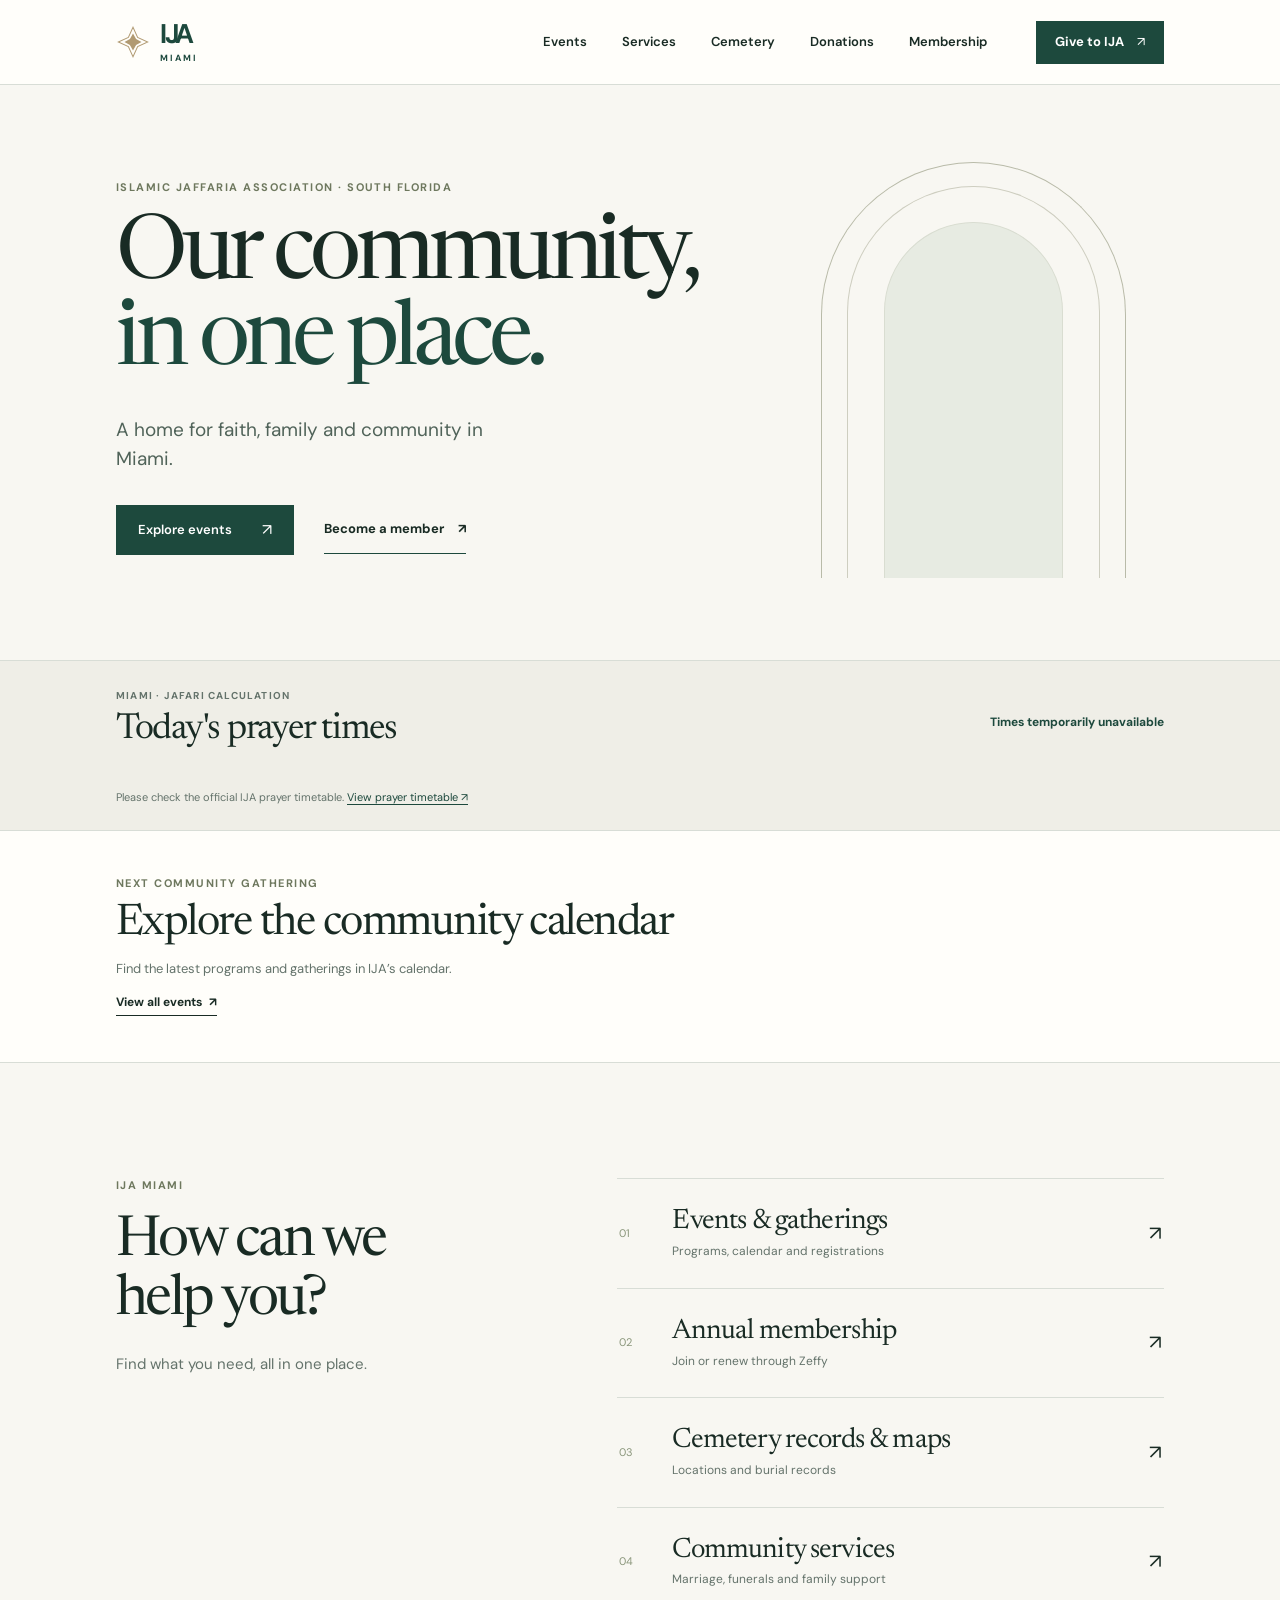
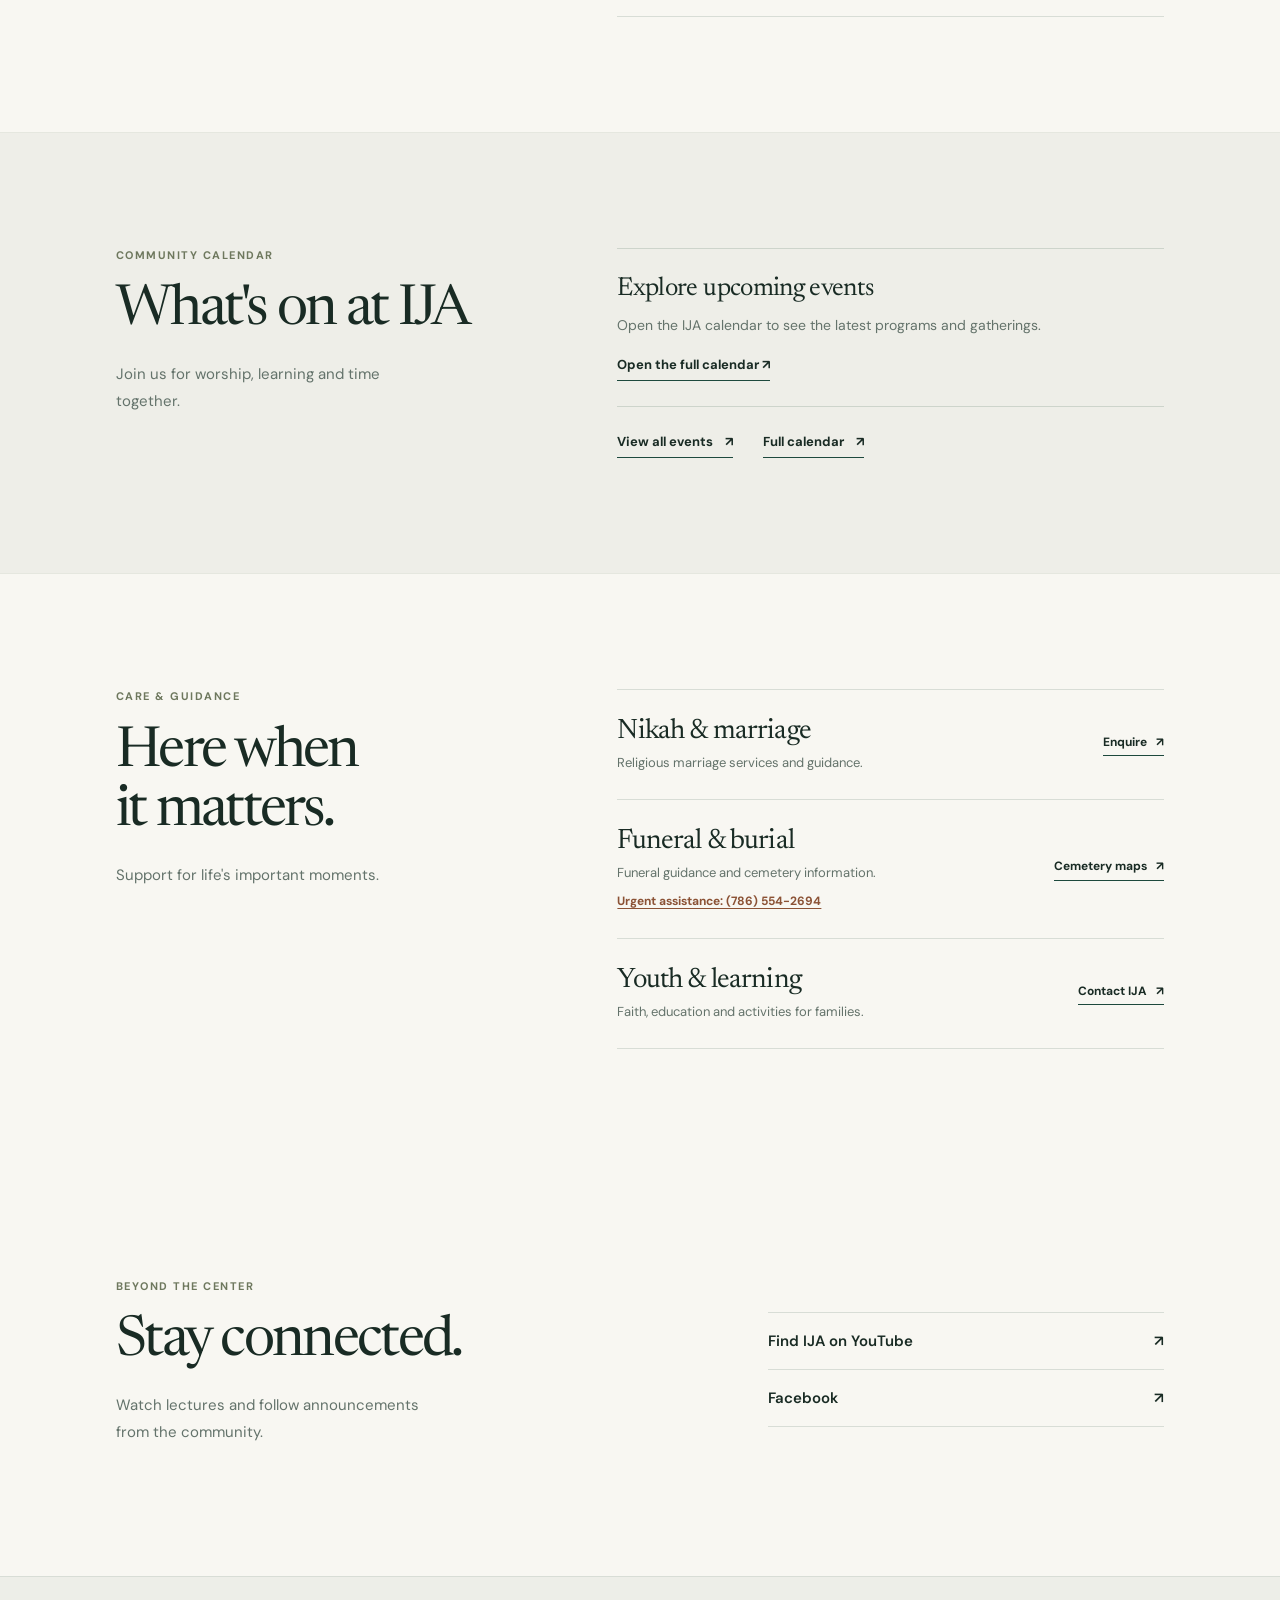
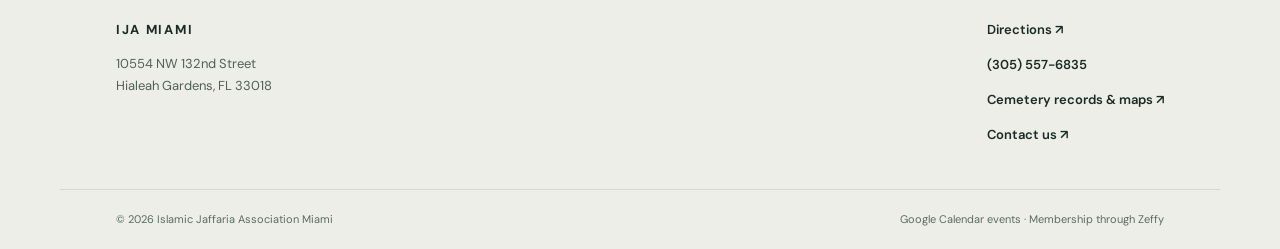
<file: index.html>
<!doctype html>
<html lang="en">
<head>
  <meta charset="utf-8">
  <meta name="viewport" content="width=device-width, initial-scale=1, viewport-fit=cover">
  <meta name="theme-color" content="#f8f7f2">
  <meta name="description" content="IJA Miami community hub. Today's Jafari prayer times in Miami, upcoming programs, membership, and community services.">
  <meta property="og:title" content="IJA Miami | Our community, in one place">
  <meta property="og:description" content="Prayer, programs and care for Miami's Shia Muslim community.">
  <title>IJA Miami | Our community, in one place</title>
  <link rel="icon" href="./assets/ija-symbol.svg" type="image/svg+xml">
  <link rel="preconnect" href="https://fonts.googleapis.com">
  <link rel="preconnect" href="https://fonts.gstatic.com" crossorigin>
  <link href="https://fonts.googleapis.com/css2?family=DM+Sans:wght@400;500;600;700&amp;family=Newsreader:opsz,wght@6..72,400;6..72,500;6..72,600&amp;display=swap" rel="stylesheet">
  <link rel="stylesheet" href="./styles.css">
  <link rel="stylesheet" href="./prayer-times.css">
  <script defer src="./config.js"></script>
  <script defer src="./app.js"></script>
  <script defer src="./calendar.js"></script>
  <script defer src="./prayer-times.js"></script>
</head>
<body>
  <a class="skip-link" href="#main">Skip to content</a>
  <div id="site-header"></div>
  <main id="main">
    <section class="hero" aria-labelledby="home-heading">
      <div class="shell hero-inner">
        <div class="hero-content">
          <p class="overline">Islamic Jaffaria Association · South Florida</p>
          <h1 id="home-heading">Our community,<br><span>in one place.</span></h1>
          <p class="hero-subtitle">A home for faith, family and community in Miami.</p>
          <div class="hero-links">
            <a class="solid-button" href="./events.html">Explore events <span aria-hidden="true">↗</span></a>
            <a class="quiet-link" href="./membership.html">Become a member <span aria-hidden="true">↗</span></a>
          </div>
        </div>
        <div class="hero-art" aria-hidden="true">
          <div class="arch arch-outer"><div class="arch arch-middle"><div class="arch arch-inner"></div></div></div>
        </div>
      </div>
    </section>

    <!-- prayer-times.js inserts today's prayer times immediately after the hero.
         The former redundant "Friday at IJA" strip is intentionally removed. -->

    <section class="next-feature" aria-labelledby="next-event-label">
      <div class="shell next-feature-inner" data-next-event>
        <div class="next-feature-copy">
          <p class="overline">Next community gathering</p>
          <h2 id="next-event-label" data-next-title>Explore the community calendar</h2>
          <p data-next-meta>Find upcoming programs and gatherings.</p>
          <div class="next-feature-links">
            <a href="./events.html">View all events <span aria-hidden="true">↗</span></a>
          </div>
        </div>
        <div class="countdown-wrap" data-countdown-wrap hidden>
          <span class="countdown-caption">Begins in</span>
          <div class="countdown-line" data-countdown role="timer" aria-live="off" aria-label="Time to next event">—</div>
        </div>
      </div>
    </section>

    <section class="pathways shell section-space" id="pathways" aria-labelledby="pathways-heading">
      <div class="section-aside">
        <p class="overline">IJA Miami</p>
        <h2 id="pathways-heading">How can we<br>help you?</h2>
        <p>Find what you need, all in one place.</p>
      </div>
      <div class="pathway-list">
        <a class="pathway" href="./events.html">
          <span class="pathway-number">01</span>
          <span class="pathway-copy"><strong>Events &amp; gatherings</strong><small>Programs, calendar and registrations</small></span>
          <span class="pathway-arrow" aria-hidden="true">↗</span>
        </a>
        <a class="pathway" href="./membership.html">
          <span class="pathway-number">02</span>
          <span class="pathway-copy"><strong>Annual membership</strong><small>Join or renew through Zeffy</small></span>
          <span class="pathway-arrow" aria-hidden="true">↗</span>
        </a>
        <a class="pathway" href="./cemetery.html">
          <span class="pathway-number">03</span>
          <span class="pathway-copy"><strong>Cemetery records &amp; maps</strong><small>Locations and burial records</small></span>
          <span class="pathway-arrow" aria-hidden="true">↗</span>
        </a>
        <a class="pathway" href="#services">
          <span class="pathway-number">04</span>
          <span class="pathway-copy"><strong>Community services</strong><small>Marriage, funerals and family support</small></span>
          <span class="pathway-arrow" aria-hidden="true">↗</span>
        </a>
      </div>
    </section>

    <section class="section-alt" id="events" aria-labelledby="events-heading">
      <div class="shell events-layout section-space">
        <div class="section-aside">
          <p class="overline">Community calendar</p>
          <h2 id="events-heading">What's on at IJA</h2>
          <p>Join us for worship, learning and time together.</p>
        </div>
        <div class="events-content">
          <div class="event-feed" data-calendar-feed data-limit="3" aria-live="polite">
            <div class="event-placeholder"><strong>Explore upcoming events</strong><p>See the latest programs in our community calendar.</p></div>
          </div>
          <div class="event-footer">
            <a class="text-arrow" href="./events.html">View all events <span aria-hidden="true">↗</span></a>
            <a class="text-arrow" data-calendar-public-link href="https://www.ijamiami.org/new-events-1" target="_blank" rel="noopener noreferrer">Full calendar <span aria-hidden="true">↗</span></a>
          </div>
        </div>
      </div>
    </section>

    <section class="services shell section-space" id="services" aria-labelledby="services-heading">
      <div class="section-aside">
        <p class="overline">Care &amp; guidance</p>
        <h2 id="services-heading">Here when<br>it matters.</h2>
        <p>Support for life's important moments.</p>
      </div>
      <div class="service-list">
        <article class="service">
          <div><h3>Nikah &amp; marriage</h3><p>Religious marriage services and guidance.</p></div>
          <a class="service-link" href="https://www.ijamiami.org/contact-us" target="_blank" rel="noopener noreferrer">Enquire <span aria-hidden="true">↗</span></a>
        </article>
        <article class="service">
          <div><h3>Funeral &amp; burial</h3><p>Funeral guidance and cemetery information.</p>
            <a class="urgent-link" href="tel:+17865542694">Urgent assistance: (786) 554-2694</a>
          </div>
          <a class="service-link" href="./cemetery.html">Cemetery maps <span aria-hidden="true">↗</span></a>
        </article>
        <article class="service">
          <div><h3>Youth &amp; learning</h3><p>Faith, education and activities for families.</p></div>
          <a class="service-link" href="https://www.ijamiami.org/contact-us" target="_blank" rel="noopener noreferrer">Contact IJA <span aria-hidden="true">↗</span></a>
        </article>
      </div>
    </section>

    <section class="connect shell section-space" id="connect" aria-labelledby="connect-heading">
      <div>
        <p class="overline">Beyond the center</p>
        <h2 id="connect-heading">Stay connected.</h2>
        <p>Watch lectures and follow announcements from the community.</p>
      </div>
      <div class="connect-links">
        <a id="youtube-link" href="https://www.youtube.com/results?search_query=IJA+Miami+Islamic+Jaffaria+Association" target="_blank" rel="noopener noreferrer">Find IJA on YouTube <span aria-hidden="true">↗</span></a>
        <a id="facebook-link" href="https://www.facebook.com/p/Islamic-Jaffaria-Association-IJA-Miami-100064573394767/" target="_blank" rel="noopener noreferrer">Facebook <span aria-hidden="true">↗</span></a>
        <a id="instagram-link" href="#connect" hidden>Instagram <span aria-hidden="true">↗</span></a>
      </div>
    </section>
  </main>
  <div id="site-footer"></div>
  <script src="./site-shell.js"></script>
</body>
</html>
</file>
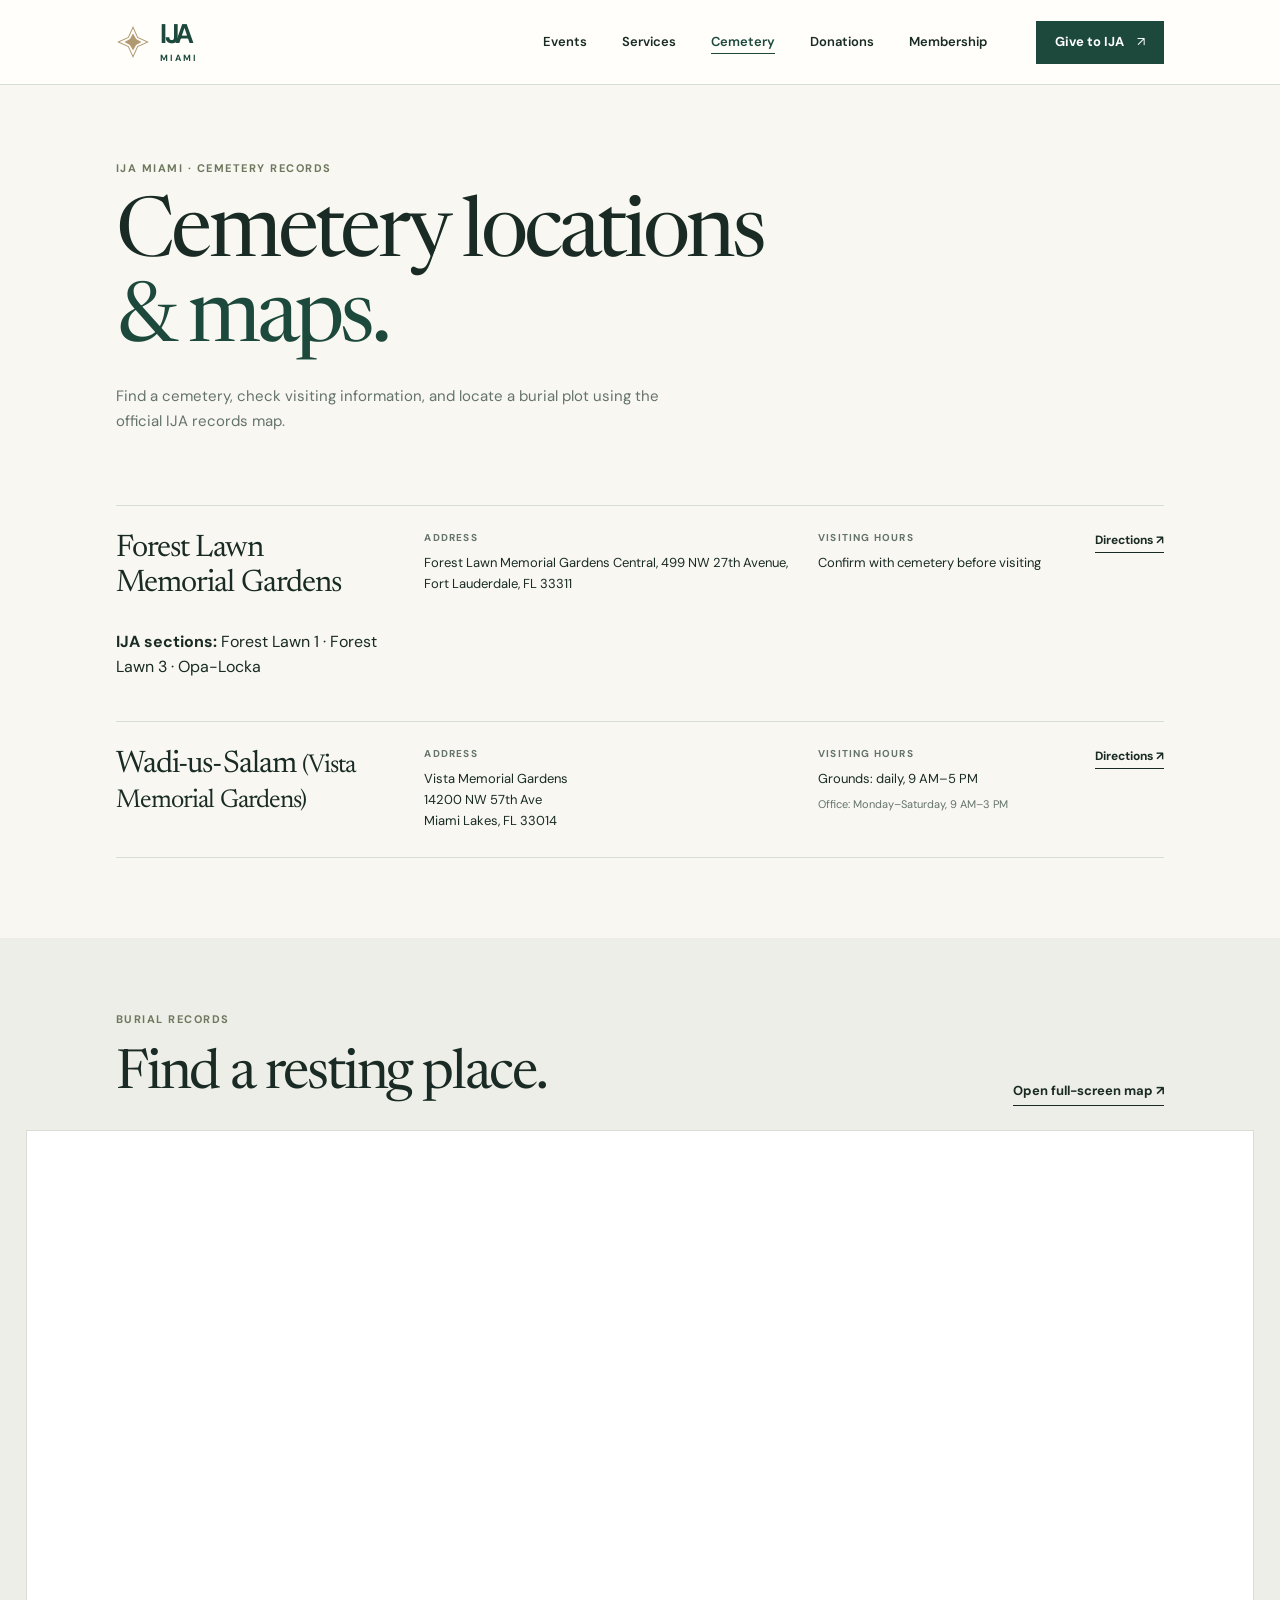
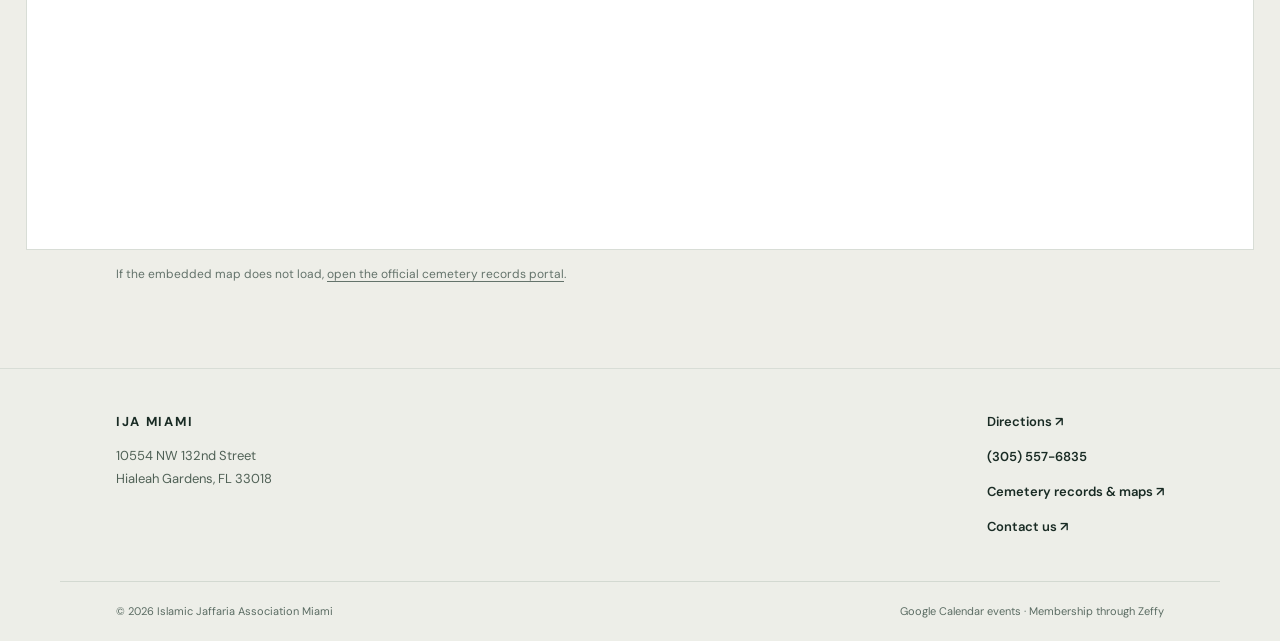
<file: cemetery.html>
<!DOCTYPE html>

<html lang="en">
<head>
<meta charset="utf-8"/>
<meta content="width=device-width, initial-scale=1" name="viewport"/>
<meta content="#f8f7f2" name="theme-color"/>
<meta content="IJA Miami cemetery locations, visiting information, and searchable burial maps." name="description"/>
<title>IJA Miami | Cemetery locations and maps</title>
<link href="./assets/ija-symbol.svg" rel="icon" type="image/svg+xml"/>
<link href="https://fonts.googleapis.com" rel="preconnect"/>
<link crossorigin="" href="https://fonts.gstatic.com" rel="preconnect"/>
<link href="https://fonts.googleapis.com/css2?family=DM+Sans:wght@400;500;600;700&amp;family=Newsreader:opsz,wght@6..72,400;6..72,500&amp;display=swap" rel="stylesheet"/>
<link href="./styles.css" rel="stylesheet"/>
<link href="./cemetery.css" rel="stylesheet"/>
<script defer="" src="./config.js"></script>
<script defer="" src="./app.js"></script>
</head>
<body>
<a class="skip-link" href="#main">Skip to content</a>
<div id="site-header"></div>
<main id="main">
<section aria-labelledby="cem-title" class="cem-hero shell">
<p class="overline">IJA Miami · Cemetery records</p>
<h1 id="cem-title">Cemetery locations<br/><em>&amp; maps.</em></h1>
<p>Find a cemetery, check visiting information, and locate a burial plot using the official IJA records map.</p>
</section>
<section aria-label="Cemetery locations and opening times" class="cem-sites shell">
<div class="cem-site">
<h2>Forest Lawn Memorial Gardens</h2>
<div class="cem-details"><div><span class="cem-label">Address</span><p>Forest Lawn Memorial Gardens Central, 499 NW 27th Avenue, Fort Lauderdale, FL 33311</p></div><div><span class="cem-label">Visiting hours</span><p>Confirm with cemetery before visiting</p></div></div>
<a href="https://www.google.com/maps/search/?api=1&amp;query=499+NW+27th+Ave+Fort+Lauderdale+FL+33311" rel="noopener noreferrer" target="_blank">Directions ↗</a>
<p class="cem-areas"><strong>IJA sections:</strong> Forest Lawn 1 · Forest Lawn 3 · Opa-Locka</p></div>


<div class="cem-site">
<h2>Wadi-us-Salam <small>(Vista Memorial Gardens)</small></h2>
<div class="cem-details"><div><span class="cem-label">Address</span><p>Vista Memorial Gardens<br/>14200 NW 57th Ave<br/>Miami Lakes, FL 33014</p></div><div><span class="cem-label">Visiting hours</span><p>Grounds: daily, 9 AM–5 PM</p><small>Office: Monday–Saturday, 9 AM–3 PM</small></div></div>
<a href="https://www.google.com/maps/search/?api=1&amp;query=Vista+Memorial+Gardens+14200+NW+57th+Ave+Miami+Lakes+FL+33014" rel="noopener noreferrer" target="_blank">Directions ↗</a>
</div>
</section>
<section aria-labelledby="cem-map-title" class="cem-map">
<div class="shell">
<div class="cem-map-head"><div><p class="overline">Burial records</p><h2 id="cem-map-title">Find a resting place.</h2></div><a href="https://ijacemetery.online/" rel="noopener noreferrer" target="_blank">Open full-screen map ↗</a></div>
</div>
<div class="cem-map-fullwidth"><iframe loading="lazy" referrerpolicy="strict-origin-when-cross-origin" src="https://ijacemetery.online/" title="IJA burial records and cemetery plot maps"></iframe></div>
<div class="shell">
<p class="cem-map-note">If the embedded map does not load, <a href="https://ijacemetery.online/" rel="noopener noreferrer" target="_blank">open the official cemetery records portal</a>.</p>
</div>
</section>
</main>
<div id="site-footer"></div>
<script src="./site-shell.js"></script>
</body>
</html>
</file>
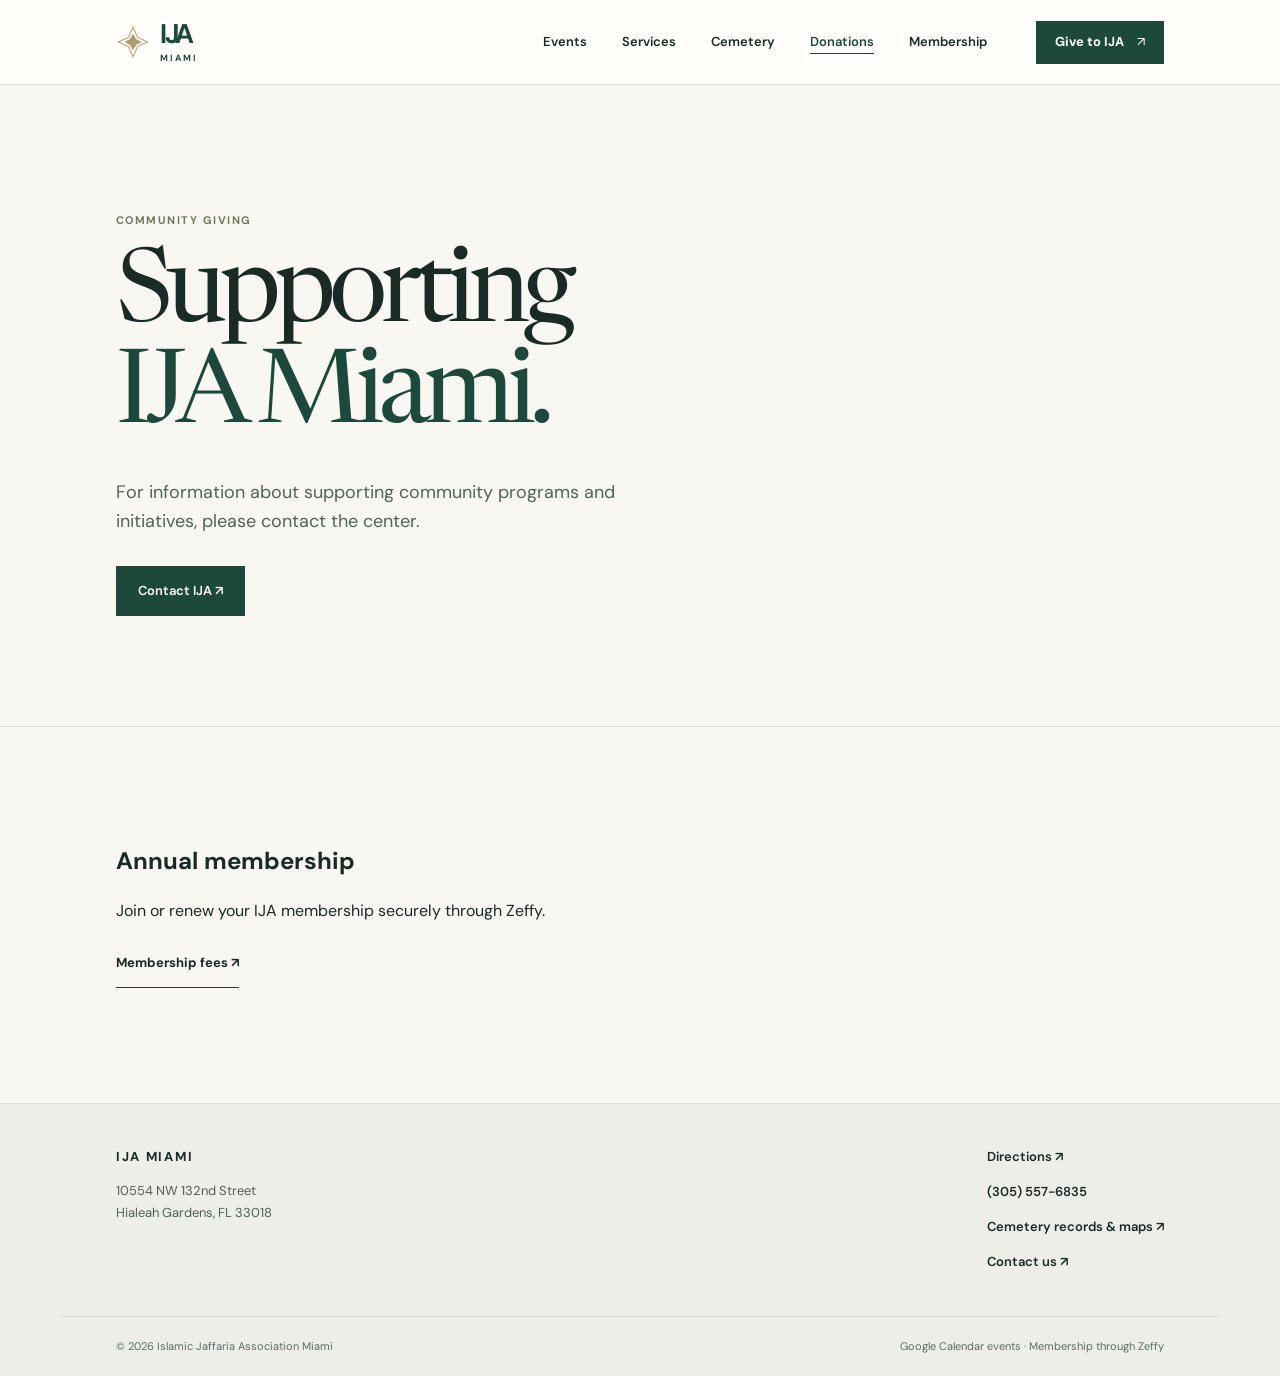
<file: donate.html>
<!DOCTYPE html>
<html lang="en"><head>
<meta charset="utf-8"/>
<meta content="width=device-width, initial-scale=1, viewport-fit=cover" name="viewport"/>
<meta content="#f8f7f2" name="theme-color"/>
<meta content="Information about supporting IJA Miami community programs and annual membership." name="description"/>
<meta content="IJA Miami | Donations &amp; fundraising" property="og:title"/>
<meta content="Information about community giving and IJA membership." property="og:description"/>
<link href="./assets/ija-symbol.svg" rel="icon" type="image/svg+xml"/>


<link href="https://fonts.googleapis.com" rel="preconnect"/>
<link crossorigin="" href="https://fonts.gstatic.com" rel="preconnect"/>
<link href="https://fonts.googleapis.com/css2?family=DM+Sans:wght@400;500;600;700&amp;family=Newsreader:opsz,wght@6..72,400;6..72,500;6..72,600&amp;display=swap" rel="stylesheet"/>
<link href="./styles.css" rel="stylesheet"/>
<script defer="" src="./config.js"></script>
<script defer="" src="./app.js"></script>
<title>IJA Miami | Community giving</title>
</head><body><a class="skip-link" href="#main">Skip to content</a><div id="site-header"></div><main id="main"><section class="subpage-hero donate-hero"><div class="shell subpage-inner"><p class="overline">Community giving</p><h1>Supporting<br/><em>IJA Miami.</em></h1><p>For information about supporting community programs and initiatives, please contact the center.</p><a class="solid-button" href="https://www.ijamiami.org/contact-us" rel="noopener noreferrer" target="_blank">Contact IJA ↗</a></div></section><section class="shell section-space"><h2>Annual membership</h2><p>Join or renew your IJA membership securely through Zeffy.</p><a class="quiet-link" href="./membership.html">Membership fees ↗</a></section></main><div id="site-footer"></div><script src="./site-shell.js"></script></body></html>
</file>
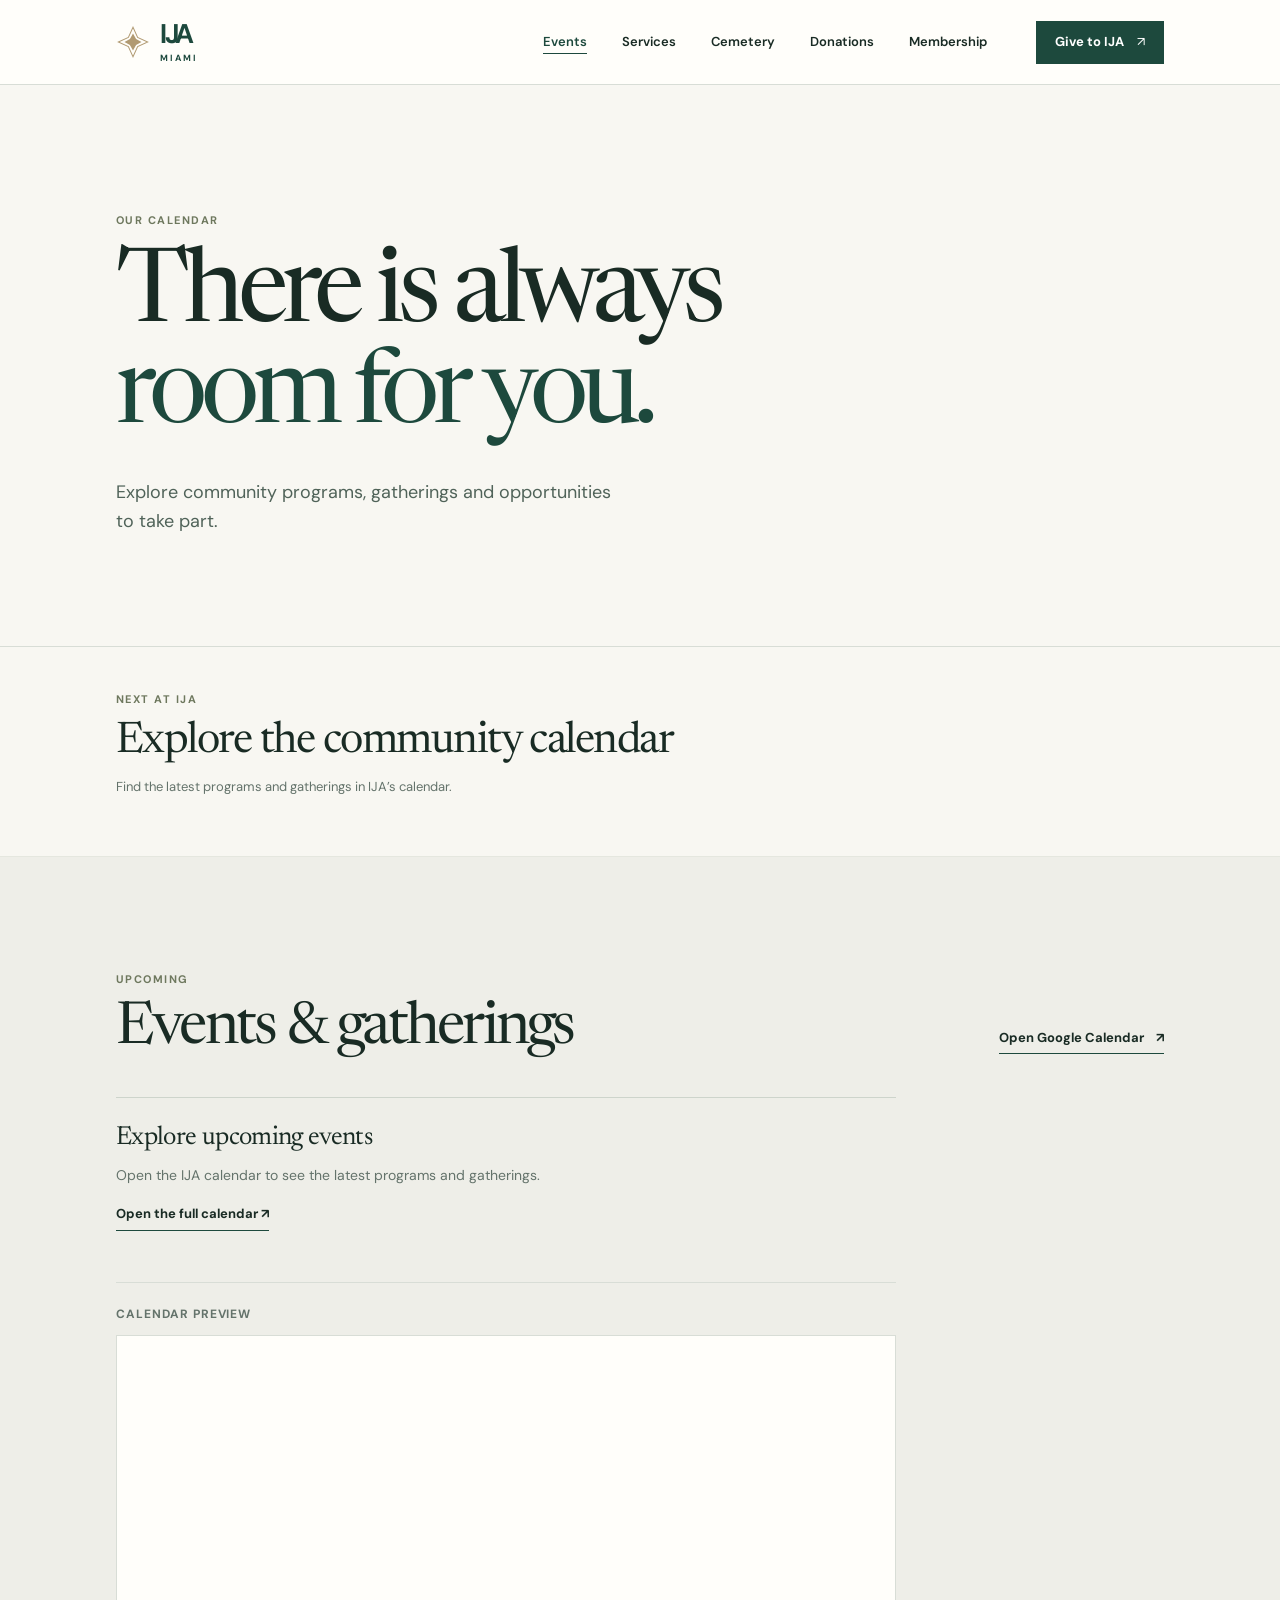
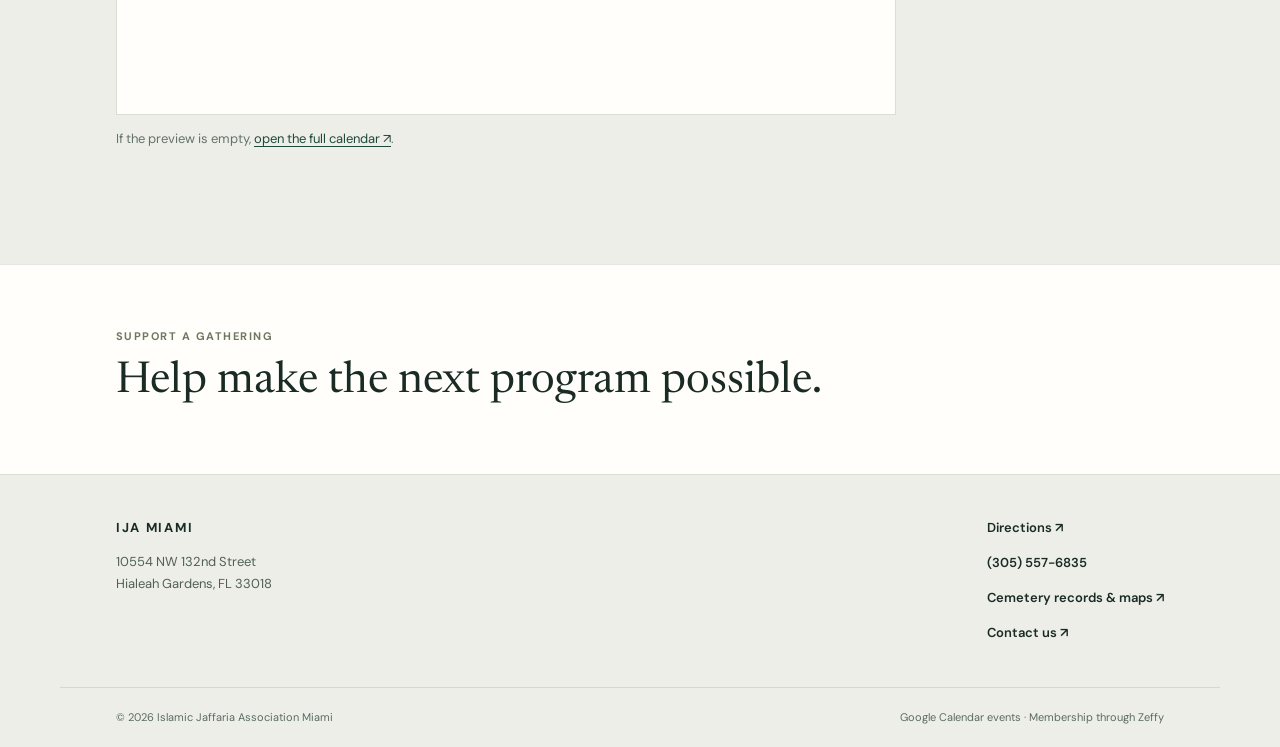
<file: events.html>
<!DOCTYPE html>
<html lang="en"><head>
<meta charset="utf-8"/>
<meta content="width=device-width, initial-scale=1, viewport-fit=cover" name="viewport"/>
<meta content="#f8f7f2" name="theme-color"/>
<meta content="Upcoming IJA Miami programs from Google Calendar, including live event countdowns and Zeffy RSVPs and sponsorships." name="description"/>
<meta content="IJA Miami | Events &amp; gatherings" property="og:title"/>
<meta content="Explore upcoming IJA Miami community programs, live countdowns and Zeffy RSVPs." property="og:description"/>
<link href="./assets/ija-symbol.svg" rel="icon" type="image/svg+xml"/>


<link href="https://fonts.googleapis.com" rel="preconnect"/>
<link crossorigin="" href="https://fonts.gstatic.com" rel="preconnect"/>
<link href="https://fonts.googleapis.com/css2?family=DM+Sans:wght@400;500;600;700&amp;family=Newsreader:opsz,wght@6..72,400;6..72,500;6..72,600&amp;display=swap" rel="stylesheet"/>
<link href="./styles.css" rel="stylesheet"/>
<script defer="" src="./config.js"></script>
<script defer="" src="./app.js"></script><script defer="" src="./calendar.js"></script>
<title>IJA Miami | Events &amp; gatherings</title>
</head><body><a class="skip-link" href="#main">Skip to content</a><div id="site-header"></div><main id="main">
<section class="subpage-hero">
<div class="shell subpage-inner">
<p class="overline">Our calendar</p>
<h1>There is always<br/><em>room for you.</em></h1>
<p>Explore community programs, gatherings and opportunities to take part.</p>
</div>
</section>
<section aria-labelledby="next-event-title" class="page-section">
<div class="shell subpage-next" data-next-event="">
<div><p class="overline">Next at IJA</p><h2 data-next-title="" id="next-event-title">Explore the community calendar</h2><p data-next-meta="">Find upcoming gatherings and programs.</p></div>
<div class="countdown-wrap" data-countdown-wrap="" hidden=""><span class="countdown-caption">Begins in</span><div aria-label="Time to next event" aria-live="off" class="countdown-line" data-countdown="" role="timer">—</div></div>
</div>
</section>
<section aria-labelledby="upcoming-title" class="page-section section-alt">
<div class="shell section-space event-list-section">
<div class="list-head"><div><p class="overline">Upcoming</p><h2 id="upcoming-title">Events &amp; gatherings</h2></div><a class="text-arrow" data-calendar-public-link="" href="https://www.ijamiami.org/new-events-1" rel="noopener noreferrer" target="_blank">Open Google Calendar <span aria-hidden="true">↗</span></a></div>
<div aria-live="polite" class="event-feed large-event-feed" data-calendar-feed="" data-limit="15"><div class="event-placeholder"><strong>Explore upcoming events</strong><p>Check the IJA community calendar for the latest schedule.</p><a class="text-arrow" href="https://calendar.google.com/calendar/u/0?cid=YzJiZGM1YWM2NWRlZTBjYmE5ZGQ4MDljZDliYWYxZTE5MWI4NjdmMmI4MzFlNTYyNTZlNGM1OTZjZDc5NmEzZEBncm91cC5jYWxlbmRhci5nb29nbGUuY29t" rel="noopener noreferrer" target="_blank">Open calendar ↗</a></div></div>
<div class="calendar-embed-fallback" data-calendar-fallback="" hidden="">
<p class="calendar-embed-caption">Calendar preview</p>
<iframe loading="lazy" referrerpolicy="strict-origin-when-cross-origin" src="https://calendar.google.com/calendar/embed?src=c2bdc5ac65dee0cba9dd809cd9baf1e191b867f2b831e56256e4c596cd796a3d%40group.calendar.google.com&amp;ctz=America%2FNew_York&amp;mode=AGENDA&amp;showTitle=0&amp;showCalendars=0&amp;showTabs=0&amp;showPrint=0" title="IJA Miami public Google Calendar"></iframe>
<p class="calendar-embed-note">If the preview is empty, <a data-calendar-public-link="" href="https://calendar.google.com/calendar/u/0?cid=YzJiZGM1YWM2NWRlZTBjYmE5ZGQ4MDljZDliYWYxZTE5MWI4NjdmMmI4MzFlNTYyNTZlNGM1OTZjZDc5NmEzZEBncm91cC5jYWxlbmRhci5nb29nbGUuY29t" rel="noopener noreferrer" target="_blank">open the full calendar ↗</a>.</p>
</div>
</div>
</section>
<section class="simple-cta"><div class="shell simple-cta-inner"><div><p class="overline">Support a gathering</p><h2>Help make the next program possible.</h2></div></div></section>
</main><div id="site-footer"></div><script src="./site-shell.js"></script></body></html>
</file>
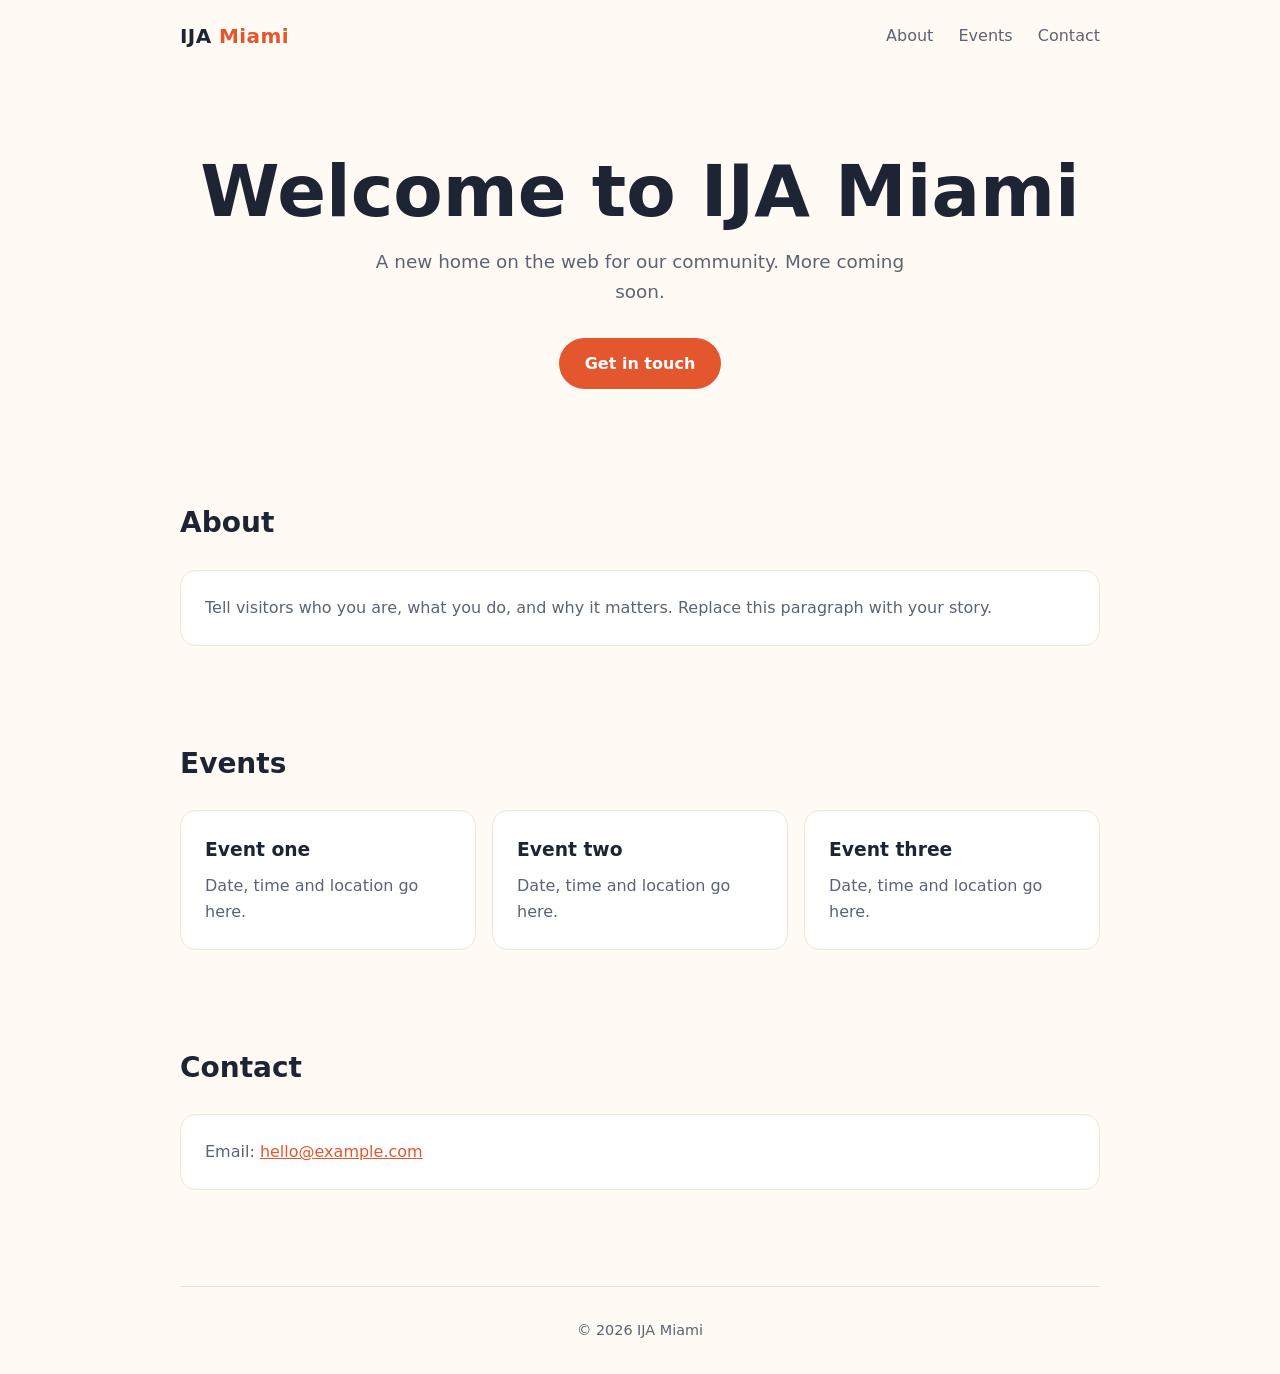
<file: IJA Miami.html>
<!DOCTYPE html>
<html lang="en">
<head>
  <meta charset="utf-8">
  <meta name="viewport" content="width=device-width, initial-scale=1">
  <title>IJA Miami</title>
  <meta name="description" content="Welcome to IJA Miami.">
  <style>
    :root {
      --bg: #fffaf3;
      --surface: #ffffff;
      --text: #1d2433;
      --muted: #5b6475;
      --accent: #e4572e;
      --border: #ece3d6;
      color-scheme: light;
    }
    @media (prefers-color-scheme: dark) {
      :root {
        --bg: #12151c;
        --surface: #1a1f29;
        --text: #f1f3f7;
        --muted: #a0a8b8;
        --accent: #ff7a52;
        --border: #2a313f;
        color-scheme: dark;
      }
    }
    * { box-sizing: border-box; }
    html { scroll-behavior: smooth; }
    body {
      margin: 0;
      font-family: system-ui, -apple-system, "Segoe UI", Roboto, sans-serif;
      background: var(--bg);
      color: var(--text);
      line-height: 1.6;
    }
    .wrap { max-width: 960px; margin: 0 auto; padding: 0 1.25rem; }
    header {
      display: flex; justify-content: space-between; align-items: center;
      padding: 1.25rem 0;
    }
    .logo { font-weight: 800; font-size: 1.25rem; letter-spacing: .02em; }
    .logo span { color: var(--accent); }
    nav a {
      margin-left: 1.25rem; color: var(--muted);
      text-decoration: none; font-weight: 500;
    }
    nav a:hover { color: var(--accent); }
    .hero { padding: 5rem 0 4rem; text-align: center; }
    .hero h1 {
      font-size: clamp(2.5rem, 7vw, 4.5rem);
      line-height: 1.1; margin: 0 0 1rem;
    }
    .hero p { max-width: 34rem; margin: 0 auto 2rem; color: var(--muted); font-size: 1.15rem; }
    .btn {
      display: inline-block; padding: .8rem 1.6rem; border-radius: 999px;
      background: var(--accent); color: #fff; text-decoration: none; font-weight: 600;
    }
    .btn:hover { filter: brightness(1.08); }
    section { padding: 3rem 0; }
    h2 { font-size: 1.75rem; margin: 0 0 1.5rem; }
    .grid { display: grid; gap: 1rem; grid-template-columns: repeat(auto-fit, minmax(240px, 1fr)); }
    .card {
      background: var(--surface); border: 1px solid var(--border);
      border-radius: 16px; padding: 1.5rem;
    }
    .card h3 { margin: 0 0 .5rem; }
    .card p { margin: 0; color: var(--muted); }
    footer {
      border-top: 1px solid var(--border); margin-top: 3rem;
      padding: 2rem 0; text-align: center; color: var(--muted); font-size: .9rem;
    }
  </style>
</head>
<body>
  <div class="wrap">
    <header>
      <div class="logo">IJA <span>Miami</span></div>
      <nav>
        <a href="#about">About</a>
        <a href="#events">Events</a>
        <a href="#contact">Contact</a>
      </nav>
    </header>

    <main>
      <div class="hero">
        <h1>Welcome to IJA Miami</h1>
        <p>A new home on the web for our community. More coming soon.</p>
        <a class="btn" href="#contact">Get in touch</a>
      </div>

      <section id="about">
        <h2>About</h2>
        <div class="card">
          <p>Tell visitors who you are, what you do, and why it matters. Replace this paragraph with your story.</p>
        </div>
      </section>

      <section id="events">
        <h2>Events</h2>
        <div class="grid">
          <div class="card"><h3>Event one</h3><p>Date, time and location go here.</p></div>
          <div class="card"><h3>Event two</h3><p>Date, time and location go here.</p></div>
          <div class="card"><h3>Event three</h3><p>Date, time and location go here.</p></div>
        </div>
      </section>

      <section id="contact">
        <h2>Contact</h2>
        <div class="card">
          <p>Email: <a href="mailto:hello@example.com" style="color:var(--accent)">hello@example.com</a></p>
        </div>
      </section>
    </main>

    <footer>&copy; 2026 IJA Miami</footer>
  </div>
</body>
</html>
</file>
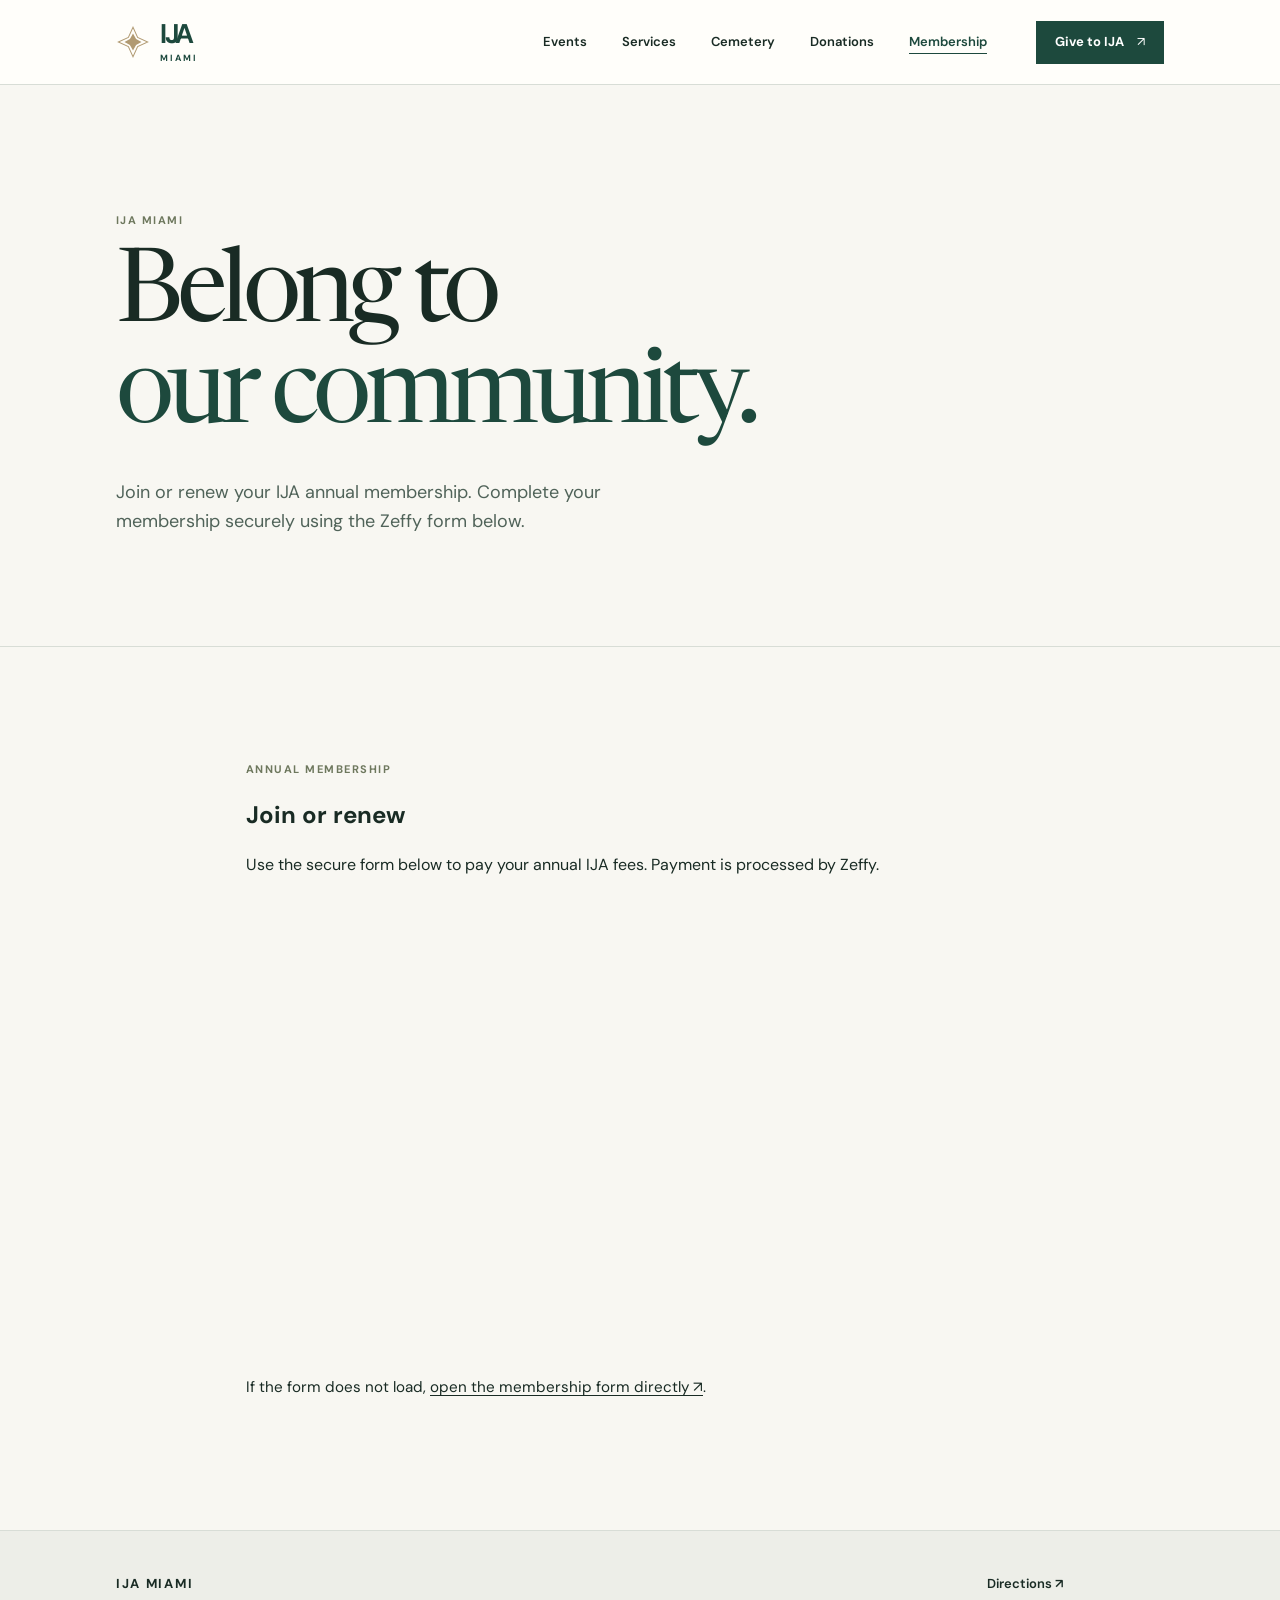
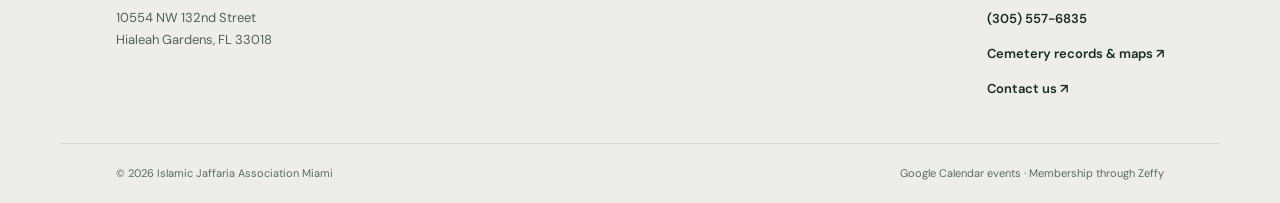
<file: membership.html>
<!DOCTYPE html>
<html lang="en"><head>
<meta charset="utf-8"/>
<meta content="width=device-width, initial-scale=1, viewport-fit=cover" name="viewport"/>
<meta content="#f8f7f2" name="theme-color"/>
<meta content="Join or renew IJA Miami annual membership securely through Zeffy." name="description"/>
<meta content="IJA Miami | Membership" property="og:title"/>
<meta content="Join or renew your IJA Miami annual membership." property="og:description"/>
<link href="./assets/ija-symbol.svg" rel="icon" type="image/svg+xml"/>


<link href="https://fonts.googleapis.com" rel="preconnect"/>
<link crossorigin="" href="https://fonts.gstatic.com" rel="preconnect"/>
<link href="https://fonts.googleapis.com/css2?family=DM+Sans:wght@400;500;600;700&amp;family=Newsreader:opsz,wght@6..72,400;6..72,500;6..72,600&amp;display=swap" rel="stylesheet"/>
<link href="./styles.css" rel="stylesheet"/>
<script defer="" src="./config.js"></script>
<script defer="" src="./app.js"></script>
<title>IJA Miami | Membership</title>
</head><body><a class="skip-link" href="#main">Skip to content</a><div id="site-header"></div><main id="main"><section class="subpage-hero donate-hero"><div class="shell subpage-inner"><p class="overline">IJA Miami</p><h1>Belong to<br/><em>our community.</em></h1><p>Join or renew your IJA annual membership. Complete your membership securely using the Zeffy form below.</p></div></section><section aria-labelledby="membership-title" class="shell section-space membership-section"><div class="membership-intro"><p class="overline">Annual membership</p><h2 id="membership-title">Join or renew</h2><p>Use the secure form below to pay your annual IJA fees. Payment is processed by Zeffy.</p></div><div id="membership-form"><div class="membership-zeffy-form">
<div data-form-url="/embed/ticketing/ija-annual-fees" data-zeffy-embed=""></div>
<div data-zeffy-embed-fallback="" style="display:none;">
<div style="position:relative;overflow:hidden;height:450px;width:100%;padding-top:450px;"><iframe allowpaymentrequest="" allowtransparency="true" data-zeffy-embed-src="https://www.zeffy.com/embed/ticketing/ija-annual-fees" style="position:absolute;border:0;top:0;left:0;bottom:0;right:0;width:100%;height:100%" title="IJA annual membership fees powered by Zeffy"></iframe></div>
</div>
<script onerror="document.querySelectorAll('[data-zeffy-embed-fallback]').forEach(function(el){el.style.display='block';el.querySelectorAll('iframe[data-zeffy-embed-src]').forEach(function(f){f.src=f.getAttribute('data-zeffy-embed-src');});});" src="https://www.zeffy.com/embed/v2/zeffy-embed.js"></script>
</div></div><p class="membership-fallback-link">If the form does not load, <a href="https://www.zeffy.com/en-US/ticketing/ija-annual-fees" rel="noopener noreferrer" target="_blank">open the membership form directly ↗</a>.</p></section></main><div id="site-footer"></div><script src="./site-shell.js"></script></body></html>
</file>
<file: styles.css>
:root {
  --ink: #192b24;
  --muted: #64736b;
  --pine: #1d493d;
  --pine-dark: #153a30;
  --linen: #f8f7f2;
  --paper: #fffefa;
  --sand: #efeee7;
  --line: #d8ddd6;
  --gold: #b19a72;
  --serif: 'Newsreader', Georgia, 'Times New Roman', serif;
  --sans: 'DM Sans', Arial, sans-serif;
  --max: 1160px;
}
* { box-sizing: border-box; }
html { scroll-behavior: smooth; scroll-padding-top: 94px; }
body { margin: 0; background: var(--linen); color: var(--ink); font: 400 16px/1.55 var(--sans); -webkit-font-smoothing: antialiased; }
body.modal-open { overflow: hidden; }
button, a { -webkit-tap-highlight-color: transparent; touch-action: manipulation; }
button { font: inherit; cursor: pointer; }
a { color: inherit; text-decoration: none; }
a:focus-visible, button:focus-visible { outline: 3px solid #a77d44; outline-offset: 4px; }
[hidden] { display: none !important; }
h1,h2,h3,p { margin-top: 0; }
h1,h2,h3 { text-wrap: balance; }
.shell { max-width: var(--max); margin: 0 auto; padding-left: clamp(24px,4.8vw,56px); padding-right: clamp(24px,4.8vw,56px); }
.skip-link { position: fixed; z-index: 1000; top: -100px; left: 20px; padding: 12px 20px; background: var(--pine); color: white; }
.skip-link:focus { top: 12px; }
.site-header { background: var(--paper); border-bottom: 1px solid var(--line); position: relative; z-index: 50; }
.header-inner { height: 84px; display: flex; align-items: center; gap: 32px; }
.brand { display: inline-flex; align-items: center; gap: 10px; flex: none; color: var(--pine); }
.brand svg { color: var(--gold); }
.brand-wordmark { display: flex; flex-direction: column; line-height: .95; }
.brand-wordmark strong { font-size: 27px; font-weight: 700; letter-spacing: -.085em; }
.brand-wordmark small { font-size: 9px; font-weight: 700; letter-spacing: .22em; padding-top: 7px; }
.desktop-nav { margin-left: auto; display: flex; gap: 35px; align-items: center; }
.desktop-nav a { font-size: 13px; font-weight: 600; transition: color .15s ease; }
.desktop-nav a:hover, .quiet-link:hover { color: #996f37; }
.header-side { display: flex; align-items: center; }
.header-give { margin-left: 17px; min-height: 43px; padding: 10px 18px; background: var(--pine); color: white; border: 1px solid var(--pine); font-size: 13px; font-weight: 700; }
.header-give:hover,.solid-button:hover { background: #2a6050; }
.header-give span { font-weight: 400; padding-left: 13px; }
.menu-toggle { display: none; width: 48px; height: 48px; padding: 14px; border: 0; background: none; }
.menu-toggle span { display: block; height: 2px; width: 22px; margin: 5px 0; background: var(--ink); }
.mobile-menu { background: var(--paper); border-top: 1px solid var(--line); border-bottom: 1px solid var(--line); padding: 8px 24px 20px; }
.mobile-menu a { display: block; padding: 13px 0; border-bottom: 1px solid var(--line); font-size: 15px; font-weight: 600; }
.overline { font-size: 11px; line-height: 1.4; font-weight: 700; color: #6e785e; letter-spacing: .135em; text-transform: uppercase; margin-bottom: 19px; }
.hero { overflow: hidden; background: var(--linen); }
.hero-inner { display: grid; grid-template-columns: 1fr .62fr; gap: 50px; min-height: 575px; align-items: center; padding-top: 72px; padding-bottom: 82px; }
.hero-content { max-width: 670px; position: relative; z-index: 1; }
.hero h1 { font: 400 clamp(65px,7vw,102px)/.96 var(--serif); letter-spacing: -.06em; margin: 0 0 30px; }
.hero h1 span { color: var(--pine); }
.hero-subtitle { font-size: 19px; max-width: 420px; line-height: 1.52; color: #506359; margin-bottom: 31px; }
.hero-links { display: flex; flex-wrap: wrap; align-items: center; gap: 30px; }
.solid-button { background: var(--pine); color: white; border: 0; min-height: 50px; padding: 14px 22px; display: inline-flex; align-items: center; justify-content: center; gap: 30px; font: 600 13px/1.2 var(--sans); }
.solid-button span { font-size: 16px; font-weight: 400; }
.quiet-link { display: inline-flex; min-height: 48px; align-items: center; gap: 14px; border-bottom: 1px solid var(--pine); font-size: 13px; font-weight: 700; }
.hero-art { position: relative; min-height: 370px; align-self: stretch; display: flex; justify-content: center; align-items: flex-end; overflow: hidden; }
.arch { border: 1px solid #b9bba9; border-bottom: 0; border-radius: 250px 250px 0 0; display: flex; align-items: flex-end; justify-content: center; }
.arch-outer { height: min(420px,100%); width: min(305px,100%); padding: 23px 25px 0; transform: translateY(4px); }
.arch-middle { width: 100%; height: 100%; padding: 35px 36px 0; border-color: #cecec0; }
.arch-inner { width: 100%; height: 100%; background: #e7ebe2; border-color: #d9ddd1; }
.arch-caption { position: absolute; bottom: 26px; left: 0; right: 0; font-size: 10px; color: #50695e; letter-spacing: .18em; text-align: center; font-weight: 700; }
.prayer-strip { border-top: 1px solid var(--line); border-bottom: 1px solid var(--line); background: var(--sand); }
.prayer-inner { display: flex; align-items: center; justify-content: space-between; gap: 22px; min-height: 80px; padding-top: 15px; padding-bottom: 15px; }
.prayer-summary { display: flex; flex-wrap: wrap; align-items: center; gap: 13px; font-size: 13px; }
.prayer-summary strong { font-size: 14px; }
.prayer-symbol { color: var(--gold); font-size: 21px; line-height: 1; padding-right: 5px; }
.prayer-dot { color: #a2aca4; }
.prayer-inner a { flex: none; font-size: 13px; font-weight: 700; border-bottom: 1px solid var(--pine); padding-bottom: 4px; }
.prayer-inner a span { margin-left: 9px; }
.section-space { padding-top: clamp(75px,9vw,115px); padding-bottom: clamp(75px,9vw,115px); }
.pathways,.events-layout,.services { display: grid; grid-template-columns: minmax(0,.73fr) minmax(0,1fr); gap: clamp(45px,8vw,125px); }
.section-aside h2,.connect h2 { font: 400 clamp(43px,4.4vw,64px)/1.06 var(--serif); letter-spacing: -.048em; margin: 0 0 19px; }
.section-aside > p:last-child,.connect p:not(.overline) { color: var(--muted); max-width: 330px; font-size: 15px; line-height: 1.8; }
.pathway-list { border-top: 1px solid var(--line); }
.pathway { width: 100%; border: 0; border-bottom: 1px solid var(--line); padding: 27px 2px; display: grid; grid-template-columns: 40px 1fr 20px; align-items: center; gap: 13px; background: transparent; text-align: left; color: var(--ink); min-height: 103px; }
.pathway:hover .pathway-copy strong { color: #45705c; }
.pathway-number { color: #8a967b; font-size: 11px; align-self: center; }
.pathway-copy { display: flex; flex-direction: column; gap: 5px; }
.pathway-copy strong { font: 400 28px/1.1 var(--serif); letter-spacing: -.03em; transition: color .15s ease; }
.pathway-copy small { font-size: 12px; color: var(--muted); }
.pathway-arrow { justify-self: end; font-size: 20px; font-weight: 400; }
.section-alt { background: #eeeee8; border-top: 1px solid #e5e7df; border-bottom: 1px solid #e5e7df; }
.events-content { align-self: start; }
.event-feed { border-top: 1px solid #cdd4cb; }
.event-placeholder { padding: 25px 0 25px; }
.event-placeholder strong { display: block; font: 400 26px/1.2 var(--serif); letter-spacing: -.025em; margin-bottom: 9px; }
.event-placeholder p { font-size: 14px; line-height: 1.7; max-width: 440px; color: var(--muted); margin-bottom: 0; }
.event-footer { display: flex; gap: 18px 30px; flex-wrap: wrap; border-top: 1px solid #cdd4cb; padding-top: 25px; }
.text-arrow { background: none; padding: 0 0 5px; border: 0; border-bottom: 1px solid var(--pine); font-size: 13px; font-weight: 700; }
.text-arrow span { margin-left: 9px; }
.event-item { padding: 19px 0; border-bottom: 1px solid #cdd4cb; }
.event-item-head { display: flex; align-items: start; gap: 20px; }
.event-date { flex: none; width: 52px; font-size: 11px; color: var(--muted); text-transform: uppercase; letter-spacing: .07em; }
.event-date strong { display: block; color: var(--ink); font: 400 33px/.95 var(--serif); letter-spacing: -.035em; }
.event-info h3 { font: 400 25px/1.15 var(--serif); letter-spacing: -.03em; margin-bottom: 3px; }
.event-info p { font-size: 12px; color: var(--muted); margin: 0; }
.event-info .event-desc { margin-top: 12px; font-size: 13px; }
.event-actions { display: flex; gap: 22px; margin-top: 13px; }
.event-actions button { font-size: 12px; font-weight: 700; border: 0; border-bottom: 1px solid var(--pine); padding: 0 0 4px; background: transparent; }
.service-list { border-top: 1px solid var(--line); }
.service { display: flex; gap: 30px; justify-content: space-between; align-items: center; padding: 25px 0; border-bottom: 1px solid var(--line); }
.service h3 { font: 400 28px/1.15 var(--serif); letter-spacing: -.03em; margin: 0 0 6px; }
.service p { font-size: 13px; color: var(--muted); max-width: 340px; line-height: 1.6; margin: 0; }
.service-link { flex: none; align-self: center; border-bottom: 1px solid var(--pine); padding-bottom: 4px; font-size: 12px; font-weight: 700; }
.service-link span { margin-left: 6px; }
.urgent-link { display: inline-block; font-size: 12px; font-weight: 700; color: #8b5235; text-decoration: underline; text-underline-offset: 3px; margin-top: 8px; }
.support { background: var(--pine); color: #f9f8f2; }
.support-layout { display: grid; grid-template-columns: 1fr .85fr; gap: clamp(40px,9vw,110px); }
.support .overline { color: #bcccaf; }
.support h2 { font: 400 clamp(44px,5.1vw,68px)/1.05 var(--serif); letter-spacing: -.05em; margin: 0 0 25px; }
.support-intro > p:last-child { font-size: 15px; max-width: 400px; line-height: 1.75; color: #c8d6cc; }
.support-actions { border-top: 1px solid #628277; align-self: center; }
.support-actions button { display: flex; align-items: center; justify-content: space-between; gap: 20px; width: 100%; border: 0; border-bottom: 1px solid #628277; padding: 23px 0; background: transparent; color: inherit; font: 400 25px/1.2 var(--serif); letter-spacing: -.02em; text-align: left; }
.support-actions button:hover { color: #e6d2aa; }
.support-actions button span { font: 400 20px/1 var(--sans); }
.support-actions p { font-size: 11px; line-height: 1.65; color: #c1d1c6; max-width: 400px; margin: 22px 0 0; }
.connect { display: grid; grid-template-columns: 1fr .67fr; gap: 60px; align-items: center; }
.connect-links { border-top: 1px solid var(--line); }
.connect-links a { display: flex; justify-content: space-between; align-items: center; gap: 20px; min-height: 57px; border-bottom: 1px solid var(--line); font-size: 15px; font-weight: 600; }
.connect-links a:hover { color: #45705c; }
.site-footer { background: #edeee8; border-top: 1px solid var(--line); padding-top: 43px; }
.footer-inner { display: flex; justify-content: space-between; gap: 32px; padding-bottom: 35px; }
.footer-brand { display: block; font-size: 13px; letter-spacing: .13em; font-weight: 700; margin-bottom: 13px; }
.footer-inner p { font-size: 13px; line-height: 1.7; color: #506156; margin-bottom: 0; }
.footer-links { display: flex; flex-direction: column; align-items: flex-start; gap: 6px; font-size: 13px; font-weight: 600; }
.footer-links a { min-height: 29px; }
.footer-bottom { border-top: 1px solid #d3d9d1; min-height: 60px; display: flex; justify-content: space-between; align-items: center; gap: 15px; font-size: 11px; color: #5b6c63; }
.dialog-backdrop { position: fixed; inset: 0; z-index: 100; background: #15241acc; display: grid; place-items: center; padding: 20px; }
.dialog-panel { background: var(--paper); width: min(100%,510px); padding: clamp(28px,5vw,48px); position: relative; }
.dialog-close { position: absolute; top: 12px; right: 16px; background: transparent; border: 0; padding: 6px 12px; font-size: 30px; }
.dialog-panel h2 { font: 400 44px/1.08 var(--serif); letter-spacing: -.04em; margin-bottom: 20px; }
.dialog-panel > p:not(.overline) { color: #495b51; font-size: 14px; line-height: 1.7; }
.dialog-instructions { margin-bottom: 25px; }
.dialog-instructions code { background: #edeee7; padding: 2px 6px; }
@media (max-width: 1000px) { .hero-inner { grid-template-columns: 1fr .45fr; gap: 25px; } .hero h1 { font-size: clamp(60px,7.8vw,85px); } .pathways,.events-layout,.services { gap: 45px; grid-template-columns: .68fr 1fr; } .support-layout { gap: 45px; } }
@media (max-width: 760px) {
  html { scroll-padding-top: 72px; }
  .header-inner { height: 70px; }
  .desktop-nav { display: none; }
  .header-side { margin-left: auto; gap: 8px; }
  .header-give { min-height: 39px; margin: 0; font-size: 12px; padding: 8px 13px; }
  .header-give span { padding-left: 6px; }
  .menu-toggle { display: block; }
  .hero-inner { grid-template-columns: 1fr; min-height: auto; padding-top: 68px; padding-bottom: 70px; }
  .hero-art { display: none; }
  .hero h1 { max-width: 590px; font-size: clamp(62px,12vw,84px); }
  .hero-subtitle { font-size: 17px; }
  .prayer-inner { align-items: flex-start; flex-direction: column; gap: 9px; }
  .prayer-summary { gap: 9px; }
  .section-space { padding-top: 74px; padding-bottom: 74px; }
  .pathways,.events-layout,.services,.support-layout,.connect { grid-template-columns: 1fr; gap: 32px; }
  .section-aside h2,.connect h2 { max-width: 650px; margin-bottom: 12px; }
  .section-aside > p:last-child { margin-bottom: 0; }
  .pathway { min-height: 97px; }
  .support-actions { margin-top: 5px; }
  .connect { gap: 23px; }
}
@media (max-width: 460px) {
  .brand svg { width: 29px; height: 29px; }
  .brand-wordmark strong { font-size: 24px; }
  .header-inner { gap: 10px; }
  .hero-inner { padding-top: 64px; padding-bottom: 64px; }
  .hero h1 { font-size: clamp(56px,12vw,69px); }
  .hero-links { gap: 12px 22px; }
  .hero .overline { font-size: 10px; }
  .prayer-summary { font-size: 12px; }
  .prayer-summary strong { font-size: 13px; }
  .prayer-dot { display: none; }
  .prayer-inner a { font-size: 12px; }
  .pathway { grid-template-columns: 26px 1fr 18px; gap: 8px; padding: 21px 0; }
  .pathway-copy strong { font-size: 25px; }
  .service { align-items: start; flex-direction: column; gap: 13px; }
  .service-link { align-self: start; }
  .support-actions button { font-size: 23px; }
  .footer-inner { flex-direction: column; gap: 22px; }
  .footer-bottom { flex-direction: column; align-items: flex-start; justify-content: center; padding-top: 20px; padding-bottom: 20px; }
}
@media (prefers-reduced-motion: reduce) { html { scroll-behavior: auto; } *, *::before, *::after { animation-duration: .01ms !important; transition-duration: .01ms !important; } }

/* v3 additions: editorial event and giving pages without added dashboard chrome. */
.desktop-nav [aria-current="page"] { color: var(--pine); text-decoration: underline; text-underline-offset: 7px; }
.header-give { display: inline-flex; align-items: center; }
.next-feature { background: var(--paper); border-bottom: 1px solid var(--line); }
.next-feature-inner { display: grid; grid-template-columns: minmax(0,1fr) minmax(0,.8fr); gap: 35px; align-items: center; padding-top: 45px; padding-bottom: 46px; }
.next-feature .overline { margin-bottom: 10px; }
.next-feature h2,.subpage-next h2 { font: 400 clamp(29px,3.4vw,46px)/1.1 var(--serif); letter-spacing: -.035em; margin: 0 0 10px; }
.next-feature-copy > p:not(.overline),.subpage-next p:not(.overline) { color: var(--muted); font-size: 13px; max-width: 500px; margin-bottom: 14px; }
.next-feature-links { display: flex; flex-wrap: wrap; align-items: center; gap: 15px 24px; }
.next-feature-links a,.next-feature-links button,.inline-link { font: 700 12px/1.5 var(--sans); border: 0; border-bottom: 1px solid currentColor; background: transparent; padding: 0 0 4px; display: inline-flex; gap: 7px; align-items: center; }
.countdown-wrap { align-self: center; justify-self: end; padding: 11px 0 12px 24px; border-left: 1px solid var(--line); max-width: 100%; }
.countdown-caption { display: block; color: var(--muted); font-size: 11px; letter-spacing: .1em; text-transform: uppercase; margin-bottom: 7px; }
.countdown-line { font: 400 clamp(23px,3.3vw,39px)/1.15 var(--serif); color: var(--pine); letter-spacing: -.025em; font-variant-numeric: tabular-nums; white-space: nowrap; }
.fundraising-preview { background: var(--pine); color: white; }
.fundraising-layout { display: grid; grid-template-columns: 1fr 1.05fr; gap: clamp(42px,8vw,104px); align-items: center; }
.fundraising-preview .overline { color: #b8cbbd; }
.fundraising-preview .support-intro h2 { font: 400 clamp(43px,4.6vw,64px)/1.06 var(--serif); letter-spacing: -.048em; margin: 0 0 25px; }
.fundraising-preview .support-intro p:not(.overline) { color: #cbdbd0; font-size: 14px; line-height: 1.8; margin-bottom: 29px; }
.fundraising-preview .solid-button { background: var(--paper); color: var(--pine); }
.fundraising-preview .solid-button:hover { background: #e8eddf; }
.thermometer-panel { background: var(--paper); color: var(--ink); padding: clamp(24px,3.4vw,42px); min-height: 210px; }
.thermometer-panel .embed-kicker { margin: 0 0 24px; font-size: 11px; letter-spacing: .10em; text-transform: uppercase; font-weight: 700; color: #667b6d; }
.thermometer-placeholder { padding: 10px 0 17px; }
.thermometer-placeholder strong { display: block; font: 400 27px/1.2 var(--serif); margin-bottom: 12px; letter-spacing: -.025em; }
.thermometer-placeholder p { color: var(--muted); max-width: 360px; line-height: 1.65; font-size: 13px; }
.thermometer-panel .inline-link { color: var(--pine); }
.thermometer-embed { width: 100%; border: 0; display: block; background: transparent; margin-bottom: 18px; }
.thermometer-connected { padding-bottom: 24px; }
/* Subpages */
.subpage-hero { background: var(--linen); border-bottom: 1px solid var(--line); }
.subpage-inner { padding-top: clamp(70px,10vw,132px); padding-bottom: clamp(68px,9vw,110px); }
.subpage-inner h1 { font: 400 clamp(66px,8vw,106px)/.98 var(--serif); letter-spacing: -.06em; max-width: 910px; margin-bottom: 30px; }
.subpage-inner h1 em { font-style: normal; color: var(--pine); }
.subpage-inner > p:not(.overline) { color: #506359; font-size: 18px; line-height: 1.6; max-width: 510px; margin-bottom: 0; }
.subpage-inner > .solid-button { margin-top: 30px; }
.subpage-next { padding-top: 45px; padding-bottom: 45px; display: flex; align-items: center; justify-content: space-between; gap: 35px; }
.subpage-next .overline { margin-bottom: 12px; }
.subpage-next h2 { max-width: 600px; }
.event-list-section { max-width: var(--max); }
.list-head { display: flex; justify-content: space-between; gap: 20px; align-items: end; margin-bottom: 35px; }
.list-head .overline { margin-bottom: 12px; }
.list-head h2,.campaign-intro h2,.giving-ways h2 { font: 400 clamp(42px,4.6vw,62px)/1.07 var(--serif); letter-spacing: -.048em; margin: 0; }
.list-head .text-arrow { flex: none; margin-bottom: 8px; }
.large-event-feed { max-width: 780px; }
.large-event-feed .event-item { padding: 27px 0; }
.large-event-feed .event-info h3 { font-size: 30px; }
.event-actions button { min-height: 36px; }
.event-actions { flex-wrap: wrap; }
.simple-cta { background: var(--paper); }
.simple-cta-inner { display: flex; align-items: center; justify-content: space-between; padding-top: 64px; padding-bottom: 68px; gap: 30px; }
.simple-cta h2 { font: 400 clamp(30px,4vw,44px)/1.1 var(--serif); margin: 0; }
.simple-cta .overline { margin-bottom: 13px; }
.campaign-layout { display: grid; grid-template-columns: minmax(0,1fr) minmax(0,1.05fr); gap: clamp(45px,7vw,90px); align-items: start; }
.campaign-intro .overline { margin-bottom: 16px; }
.campaign-intro h2 { max-width: 510px; margin-bottom: 23px; }
.campaign-intro > p:not(.overline) { font-size: 15px; line-height: 1.8; color: var(--muted); max-width: 425px; }
.campaign-intro .quiet-link { margin-top: 19px; }
.thermometer-panel-large { min-height: 290px; border: 1px solid var(--line); }
.giving-ways { display: grid; grid-template-columns: .9fr 1fr; gap: 80px; }
.giving-ways .overline { margin-bottom: 16px; }
.giving-list { border-top: 1px solid var(--line); }
.giving-list .pathway { grid-template-columns: 1fr 20px; }
.donation-note { background: #eeeee8; border-top: 1px solid var(--line); }
.donation-note .shell { padding-top: 20px; padding-bottom: 20px; }
.donation-note p { color: var(--muted); font-size: 12px; margin: 0; }
@media (max-width: 760px) {
  .next-feature-inner,.fundraising-layout,.campaign-layout,.giving-ways { grid-template-columns: 1fr; gap: 26px; }
  .next-feature-inner { padding-top: 37px; padding-bottom: 41px; }
  .countdown-wrap { justify-self: start; width: 100%; border-left: 0; border-top: 1px solid var(--line); padding: 18px 0 0; }
  .subpage-next { flex-direction: column; align-items: stretch; gap: 15px; }
  .subpage-inner h1 { font-size: clamp(59px,11vw,84px); }
  .subpage-inner > p:not(.overline) { font-size: 16px; }
  .list-head { align-items: flex-start; flex-direction: column; gap: 21px; }
  .simple-cta-inner { flex-direction: column; align-items: flex-start; }
  .fundraising-layout .support-intro h2 { max-width: 580px; }
}
@media (max-width: 460px) {
  .next-feature-inner { gap: 19px; }
  .countdown-line { font-size: 27px; }
  .subpage-inner { padding-top: 66px; padding-bottom: 70px; }
  .subpage-inner h1 { font-size: 59px; }
  .event-item-head { gap: 12px; }
  .event-info h3 { font-size: 24px; }
  .large-event-feed .event-info h3 { font-size: 25px; }
  .event-date { width: 45px; }
  .event-date strong { font-size: 31px; }
  .thermometer-panel { padding: 22px; }
}
.campaign-intro button.quiet-link { border: 0; border-bottom: 1px solid var(--pine); background: transparent; padding: 0 0 5px; color: var(--pine); font: 700 13px/1.4 var(--sans); }
.campaign-intro button.quiet-link:hover { color: #996f37; }

/* Quiet fallback for a calendar feed that is not yet published. */
.event-placeholder .text-arrow { display: inline-block; margin-top: 17px; }
.calendar-embed-fallback { max-width: 780px; margin-top: 26px; padding-top: 22px; border-top: 1px solid var(--line); }
.calendar-embed-caption { font-size: 12px; letter-spacing: .08em; text-transform: uppercase; color: var(--muted); font-weight: 700; }
.calendar-embed-fallback iframe { display: block; width: 100%; min-height: 380px; border: 1px solid var(--line); background: var(--paper); }
.calendar-embed-note { font-size: 13px; color: var(--muted); margin: 14px 0 0; }
.calendar-embed-note a { color: var(--pine); text-decoration: underline; text-underline-offset: 3px; }
@media (max-width: 760px) { .calendar-embed-fallback iframe { min-height: 440px; } }

/* Cemetery records: clear wayfinding and room for an external interactive map. */
.cemetery-hero .subpage-inner { padding-bottom: clamp(64px,8vw,96px); }
.cemetery-hero h1 { max-width: 900px; }
.cemetery-intro { display: grid; grid-template-columns: minmax(0,1fr) minmax(0,1fr); gap: clamp(34px,7vw,100px); align-items: start; }
.cemetery-intro h2, .cemetery-embed-head h2, .cemetery-support h2 { font: 400 clamp(42px,4.6vw,62px)/1.07 var(--serif); letter-spacing: -.045em; margin: 0 0 20px; }
.cemetery-intro-copy > p:last-child { color: var(--muted); font-size: 15px; line-height: 1.75; max-width: 480px; }
.cemetery-sites { border-top: 1px solid var(--line); margin-top: 18px; }
.cemetery-sites > div { display: grid; grid-template-columns: 48px 1fr; align-items: baseline; border-bottom: 1px solid var(--line); padding: 19px 0 20px; gap: 15px; }
.cemetery-sites span { color: var(--muted); font-size: 11px; letter-spacing: .08em; }
.cemetery-sites strong { font: 400 clamp(23px,2.4vw,32px)/1.22 var(--serif); letter-spacing: -.025em; }
.cemetery-embed-head { display: flex; justify-content: space-between; align-items: end; gap: 25px; margin-bottom: 28px; }
.cemetery-embed-head h2 { margin-bottom: 0; max-width: 690px; }
.cemetery-embed-head .text-arrow { white-space: nowrap; flex: none; margin-bottom: 7px; }
.cemetery-frame-shell { border: 1px solid var(--line); background: white; min-height: 600px; overflow: hidden; }
.cemetery-frame-shell iframe { display: block; width: 100%; height: clamp(600px,70vw,800px); min-height: 600px; border: 0; }
.cemetery-map-footnote { display: flex; justify-content: space-between; align-items: start; flex-wrap: wrap; gap: 16px 25px; padding-top: 19px; }
.cemetery-map-footnote p { margin: 0; color: var(--muted); font-size: 13px; line-height: 1.65; max-width: 660px; }
.cemetery-map-footnote a { flex: none; }
.cemetery-support { background: var(--paper); }
.cemetery-support-inner { display: grid; grid-template-columns: minmax(0,1fr) minmax(0,.7fr); gap: clamp(35px,9vw,120px); align-items: center; }
.cemetery-support-inner > div:first-child > p:last-child { color: var(--muted); max-width: 540px; font-size: 15px; line-height: 1.75; }
.cemetery-support-actions { display: flex; flex-direction: column; gap: 20px; align-items: flex-start; }
.cemetery-phone, .cemetery-contact { font-size: 14px; font-weight: 600; color: var(--pine); text-decoration: underline; text-underline-offset: 5px; }
.cemetery-service-link { display: block; color: var(--pine); font-size: 12px; font-weight: 700; margin-top: 9px; text-decoration: underline; text-underline-offset: 4px; }
@media(max-width: 760px) {
  .cemetery-intro, .cemetery-support-inner { grid-template-columns: 1fr; gap: 26px; }
  .cemetery-sites { margin-top: 0; }
  .cemetery-embed-head { align-items: start; flex-direction: column; gap: 18px; }
  .cemetery-frame-shell { min-height: 540px; }
  .cemetery-frame-shell iframe { height: 650px; min-height: 540px; }
  .cemetery-map-footnote { flex-direction: column; }
}

/* Annual membership form */
.membership-section{max-width:900px;margin-inline:auto}.membership-intro{max-width:650px;margin-bottom:2rem}.membership-zeffy-form{min-height:450px}.membership-fallback-link{margin-top:1rem;font-size:.95rem}.membership-fallback-link a{text-decoration:underline;text-underline-offset:3px}
</file>
<file: prayer-times.css>
/* Minimal prayer times module, compatible with the IJA Miami editorial design. */
.ija-prayer-times{background:#efeee7;border-top:1px solid #d8ddd6;border-bottom:1px solid #d8ddd6;color:#192b24}
.ija-prayer-inner{max-width:1160px;margin:0 auto;padding:27px clamp(24px,4.8vw,56px) 24px;font-family:'DM Sans',Arial,sans-serif}
.ija-prayer-heading{display:flex;justify-content:space-between;align-items:center;gap:15px 25px;margin-bottom:19px}
.ija-prayer-eyebrow{font-size:10px;font-weight:700;letter-spacing:.12em;text-transform:uppercase;color:#64736b;margin:0 0 6px}
.ija-prayer-heading h2{font:400 clamp(26px,3vw,36px)/1.15 'Newsreader',Georgia,serif;letter-spacing:-.035em;margin:0}
.ija-prayer-date{color:#64736b;font-size:12px;margin:6px 0 0}
.ija-prayer-next{color:#1d493d;font-size:12px;font-weight:700;text-align:right}
.ija-prayer-grid{display:grid;grid-template-columns:repeat(6,minmax(0,1fr));gap:8px}
.ija-prayer-cell{display:flex;flex-direction:column;justify-content:center;gap:7px;min-width:0;min-height:95px;padding:15px 12px;background:#fffefa;border:1px solid #d8ddd6}
.ija-prayer-cell-next{background:#1d493d;border-color:#1d493d;color:#fff}
.ija-prayer-name{font-size:12px;font-weight:600}
.ija-prayer-time{font-size:clamp(15px,1.8vw,20px);font-weight:600;white-space:nowrap;font-variant-numeric:tabular-nums}
.ija-prayer-tag{font-size:10px;letter-spacing:.01em;color:#d9e8dc}
.ija-prayer-note{font-size:11px;color:#64736b;margin:13px 0 0}
.ija-prayer-note a{color:#1d493d;text-decoration:underline;text-underline-offset:3px}
@media(max-width:800px){.ija-prayer-grid{grid-template-columns:repeat(3,minmax(0,1fr))}}
@media(max-width:440px){.ija-prayer-heading{align-items:flex-start;flex-direction:column}.ija-prayer-next{text-align:left}.ija-prayer-grid{grid-template-columns:repeat(2,minmax(0,1fr))}.ija-prayer-cell{min-height:83px}.ija-prayer-time{font-size:18px}}
</file>
<file: cemetery.css>
/* Cemetery page only. Uses the existing IJA global design tokens and site shell. */
.cem-hero{padding-top:76px;padding-bottom:55px}
.cem-hero h1{font:400 clamp(50px,6.5vw,83px)/1.02 var(--serif,Georgia,serif);letter-spacing:-.045em;margin:0 0 19px}
.cem-hero h1 em{font-style:normal;color:var(--pine,#1d493d)}
.cem-hero>p:last-child{color:var(--muted,#64736b);font-size:15px;max-width:560px;line-height:1.7}
.cem-sites{padding-bottom:80px}
.cem-site{border-top:1px solid var(--line,#d8ddd6);padding:25px 0;display:grid;grid-template-columns:minmax(170px,.72fr) minmax(0,1.65fr) auto;gap:28px;align-items:start}
.cem-site:last-child{border-bottom:1px solid var(--line,#d8ddd6)}
.cem-site h2{font:400 31px/1.15 var(--serif,Georgia,serif);letter-spacing:-.03em;margin:0}
.cem-details{display:grid;grid-template-columns:1.2fr .8fr;gap:20px}
.cem-label{display:block;font:700 10px/1.4 var(--sans,Arial,sans-serif);text-transform:uppercase;letter-spacing:.12em;color:var(--muted,#64736b);margin-bottom:7px}
.cem-details p{font-size:13px;line-height:1.65;margin:0}
.cem-details small{display:block;color:var(--muted,#64736b);font-size:11px;line-height:1.5;margin-top:7px;max-width:320px}
.cem-site>a{font-size:12px;font-weight:700;border-bottom:1px solid currentColor;white-space:nowrap;padding-bottom:3px}
.cem-map{background:#eeeee8;padding:74px 0 85px}
.cem-map-head{display:flex;align-items:end;justify-content:space-between;gap:20px;margin-bottom:24px}
.cem-map-head h2{font:400 clamp(37px,4.3vw,58px)/1.08 var(--serif,Georgia,serif);letter-spacing:-.04em;margin:0}
.cem-map-head>a{font-size:13px;font-weight:700;border-bottom:1px solid currentColor;padding-bottom:4px;white-space:nowrap}
.cem-map iframe{display:block;width:100%;height:650px;border:1px solid var(--line,#d8ddd6);background:#fff}
.cem-map-note{font-size:12px;color:var(--muted,#64736b);margin:15px 0 0}
.cem-map-note a{text-decoration:underline;text-underline-offset:3px}
@media(max-width:850px){.cem-site{grid-template-columns:1fr;gap:12px}.cem-details{max-width:650px}.cem-site>a{justify-self:start}.cem-map iframe{height:540px}}
@media(max-width:500px){.cem-hero{padding-top:57px;padding-bottom:43px}.cem-sites{padding-bottom:60px}.cem-site h2{font-size:28px}.cem-details{grid-template-columns:1fr;gap:14px}.cem-map{padding:55px 0}.cem-map-head{align-items:start;flex-direction:column}.cem-map iframe{height:520px}}

/* Full-width cemetery portal: avoid narrow site shell and squeezed iframe. */
.cem-map-fullwidth{width:100%;max-width:none;margin:0 auto;padding:0 clamp(12px,2vw,28px)}
.cem-map-fullwidth iframe{display:block;width:100%;max-width:none;min-width:0;height:min(80vh,950px);min-height:620px;border:1px solid var(--line,#d8ddd6);background:#fff}
@media(max-width:600px){.cem-map-fullwidth{padding:0 8px}.cem-map-fullwidth iframe{height:75vh;min-height:550px}}
</file>
